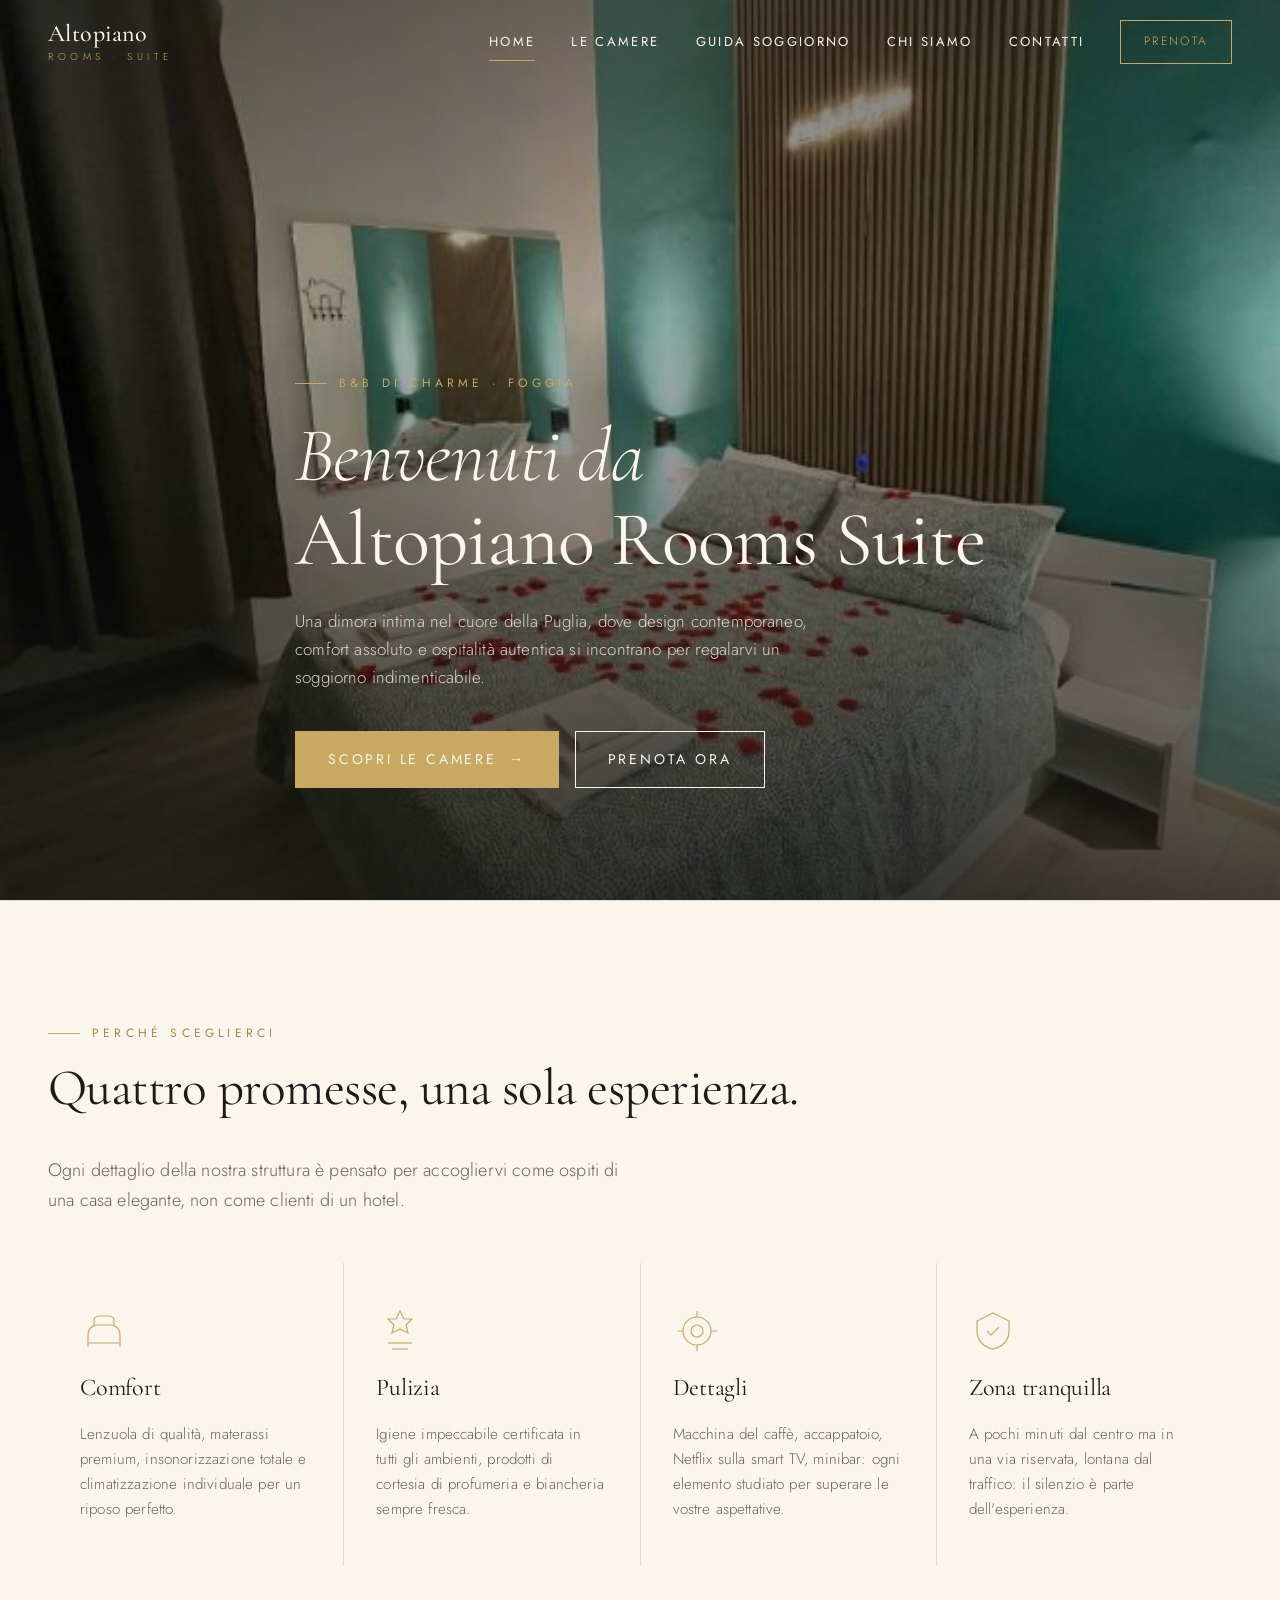
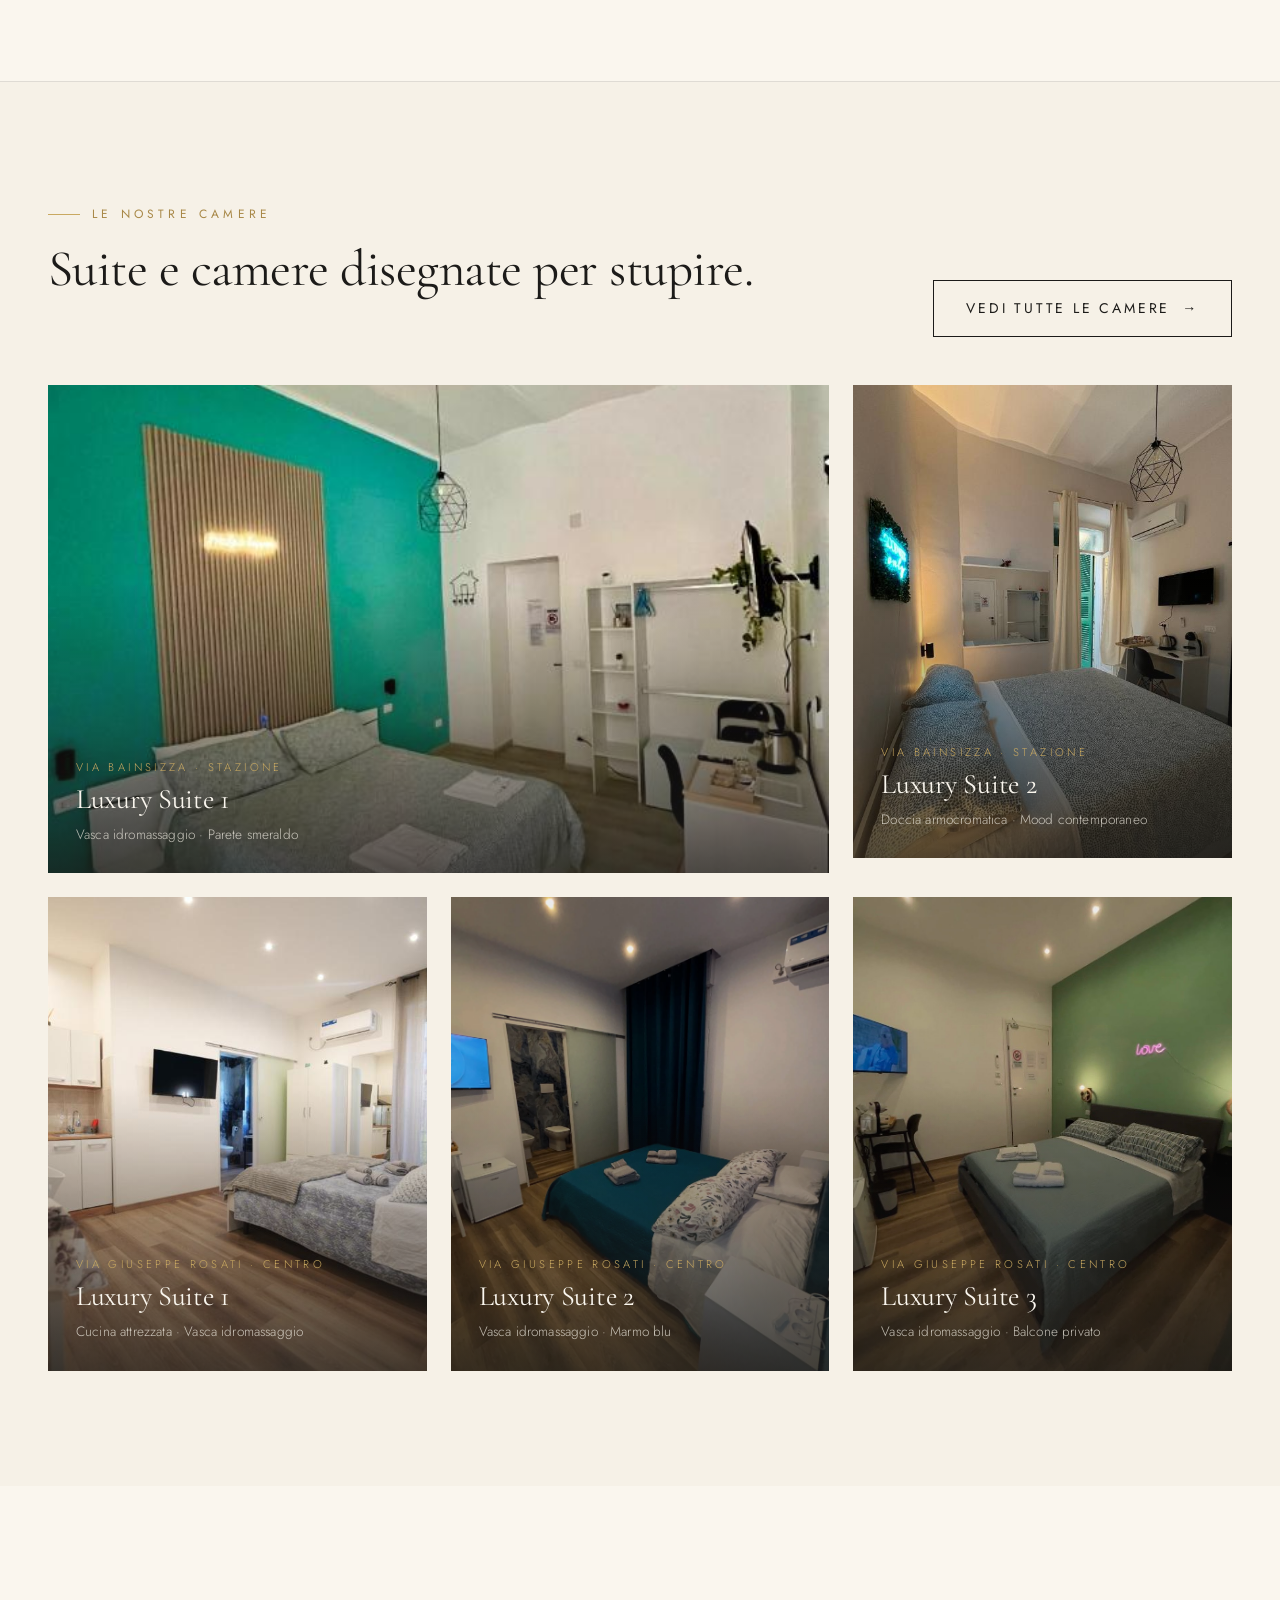
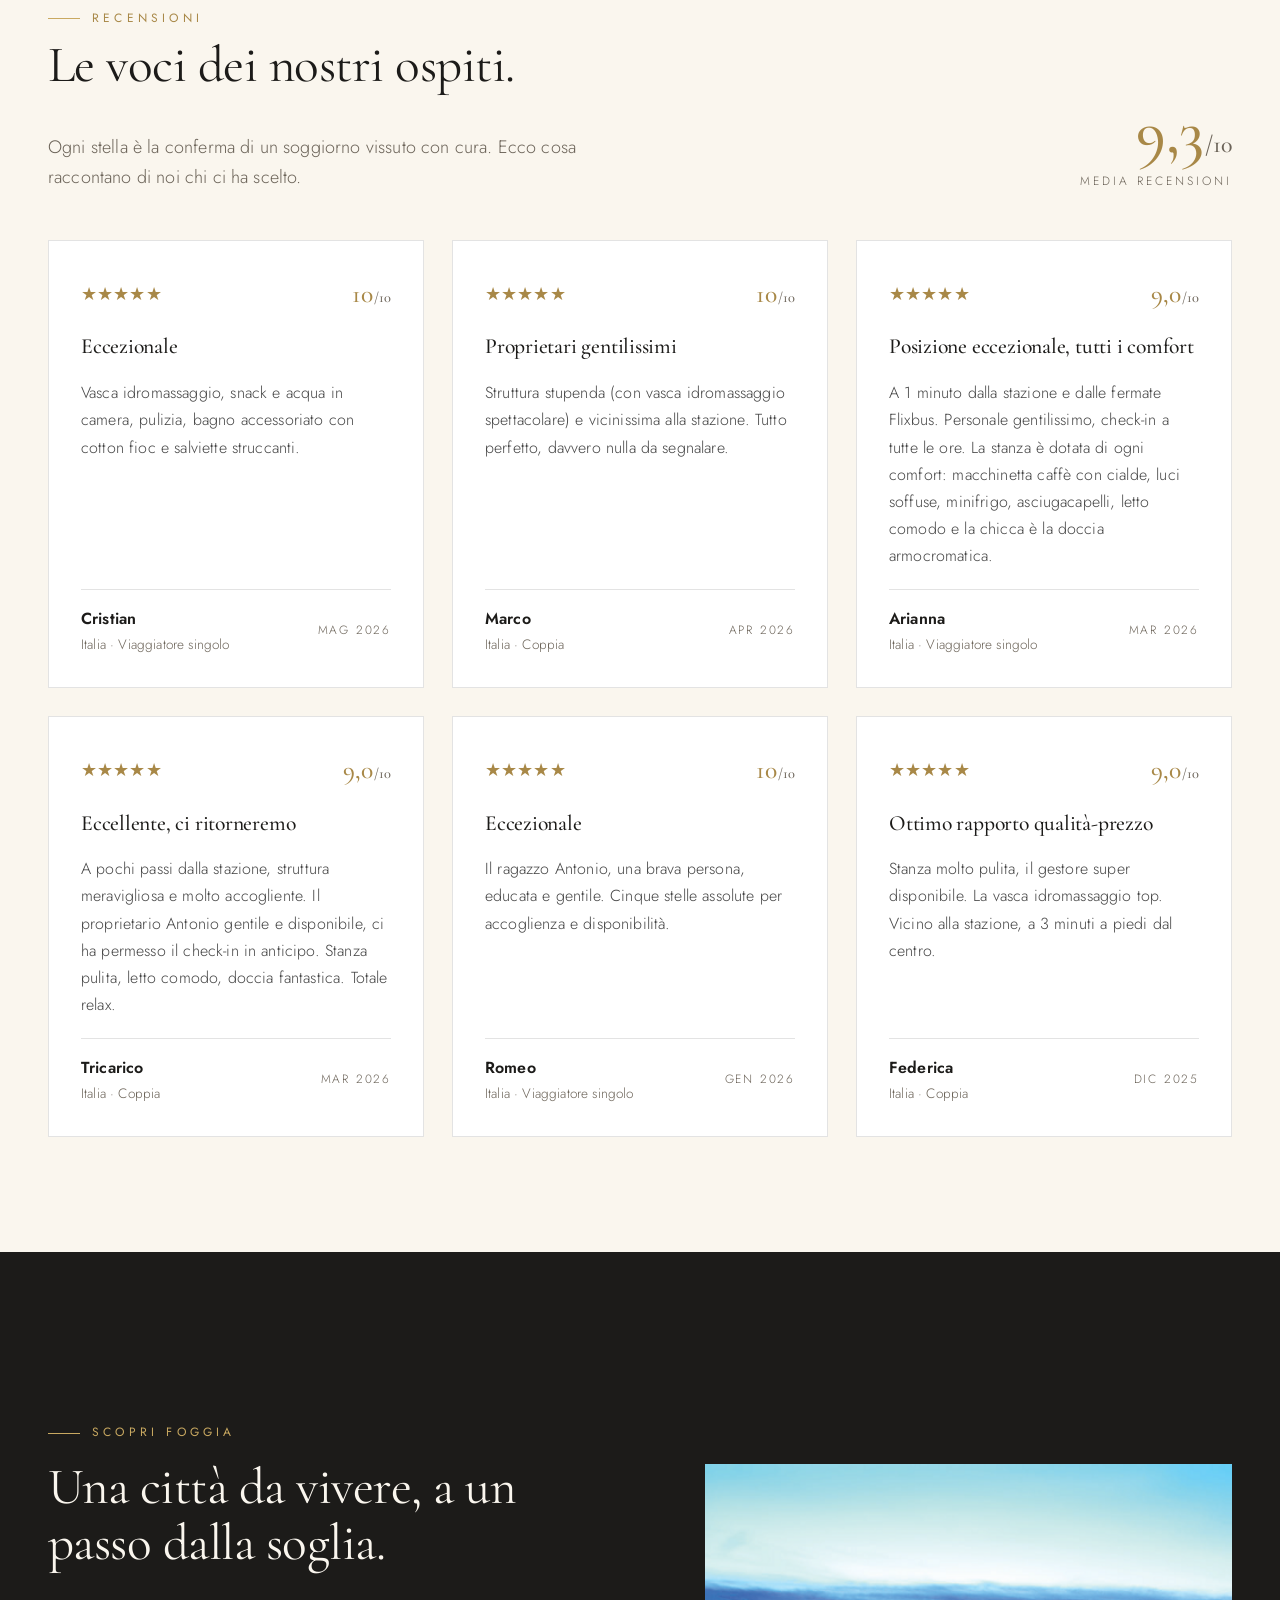
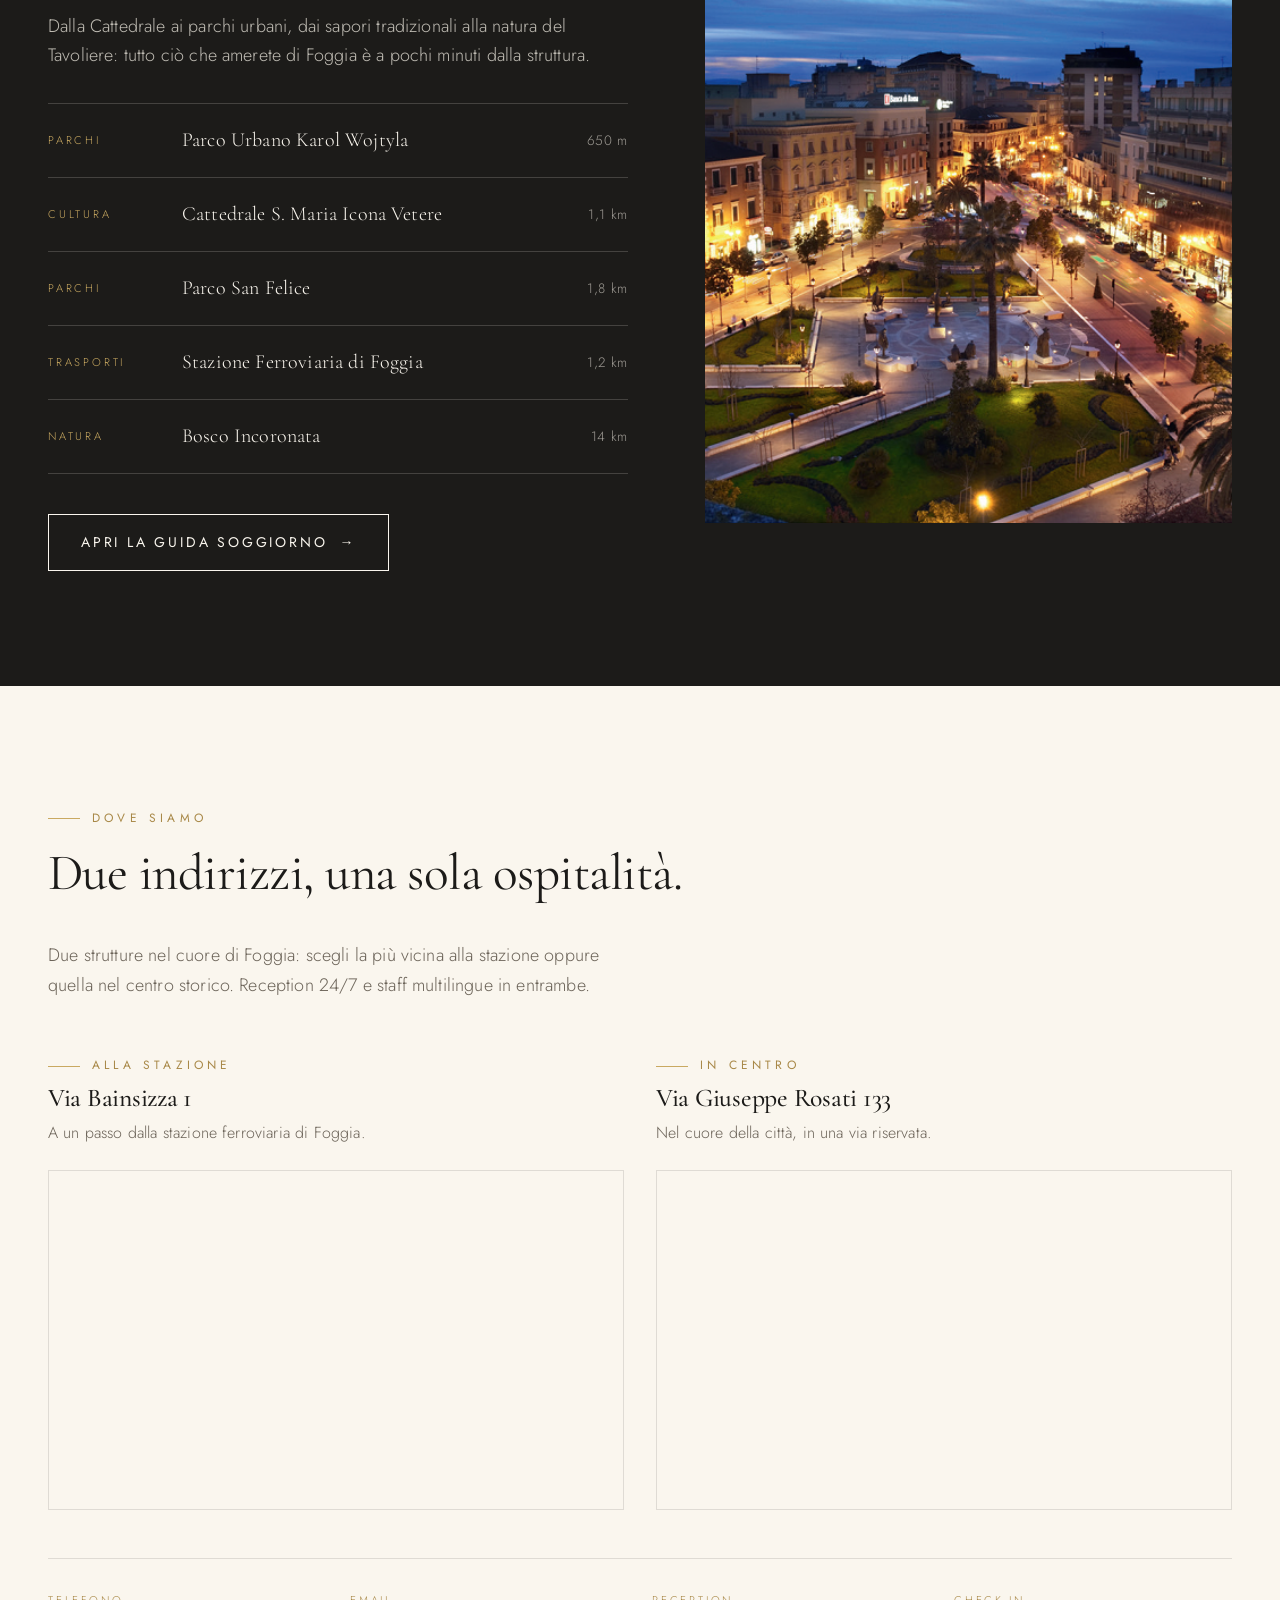
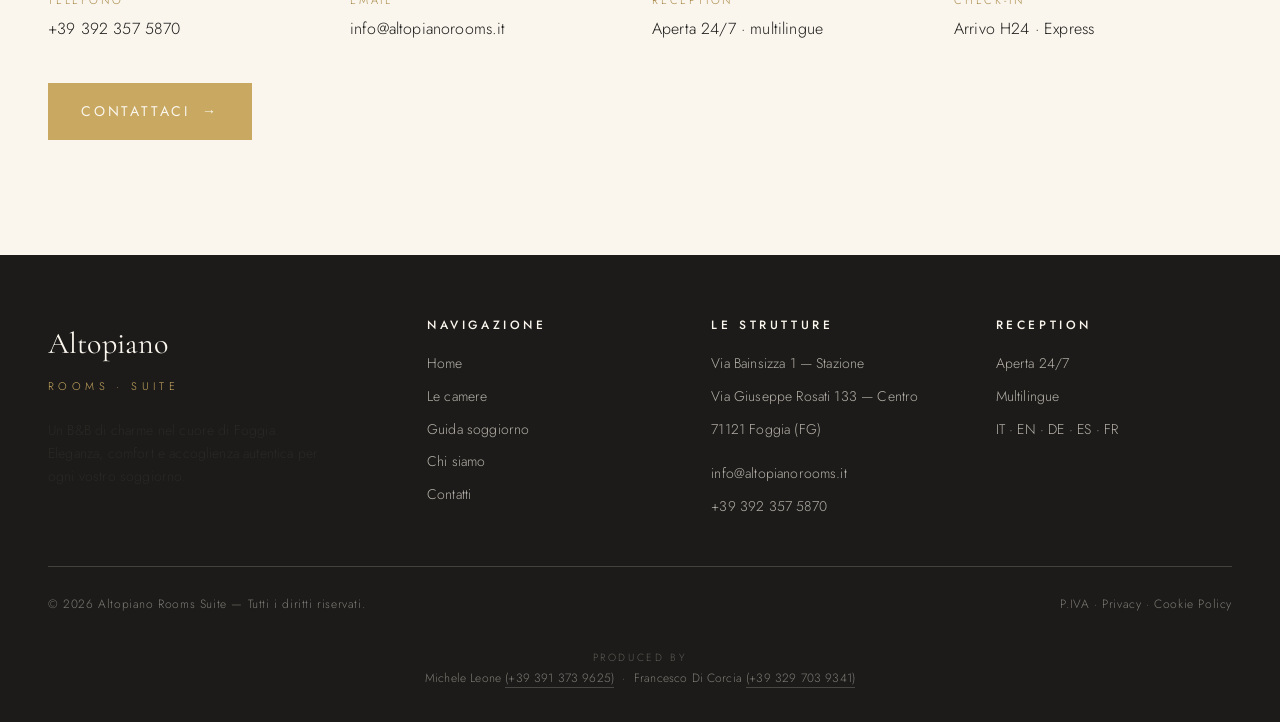
<file: index.html>
<!DOCTYPE html>
<html lang="it">
<head>
  <meta charset="UTF-8" />
  <meta name="viewport" content="width=device-width, initial-scale=1.0" />
  <title>Altopiano Rooms Suite — B&amp;B di charme a Foggia</title>
  <meta name="description" content="Altopiano Rooms Suite — soggiorno raffinato nel cuore di Foggia. Camere eleganti, jacuzzi, reception 24/7 e ospitalità pugliese.">

  <link rel="preconnect" href="https://fonts.googleapis.com" />
  <link rel="preconnect" href="https://fonts.gstatic.com" crossorigin />
  <link href="https://fonts.googleapis.com/css2?family=Cormorant+Garamond:ital,wght@0,300;0,400;0,500;0,600;1,300;1,400&family=Jost:wght@300;400;500;600&display=swap" rel="stylesheet" />

  <link rel="stylesheet" href="assets/css/style.css" />
</head>
<body>

  <!-- ============== NAV ============== -->
  <header class="nav nav--light" id="nav">
    <div class="wrap nav__inner">
      <a href="index.html" class="brand">
        <span class="brand__mark">Altopiano</span>
        <span class="brand__tag">Rooms · Suite</span>
      </a>

      <nav class="nav__menu" aria-label="Navigazione principale">
        <a class="nav__link is-active" href="index.html">Home</a>
        <a class="nav__link" href="camere.html">Le camere</a>
        <a class="nav__link" href="guida-soggiorno.html">Guida soggiorno</a>
        <a class="nav__link" href="chi-siamo.html">Chi siamo</a>
        <a class="nav__link" href="contatti.html">Contatti</a>
        <a class="nav__cta" href="contatti.html">Prenota</a>
      </nav>

      <button class="nav__toggle" aria-label="Menu" id="navToggle">
        <span></span><span></span><span></span>
      </button>
    </div>
  </header>

  <!-- ============== HERO ============== -->
  <section class="hero">
    <div class="hero__media">
      <img src="assets/images/camera-romance.jpg" alt="Camera Altopiano Rooms Suite" />
    </div>

    <div class="wrap hero__content">
      <span class="eyebrow hero__eyebrow">B&amp;B di charme · Foggia</span>
      <h1>
        Benvenuti da
        <span class="accent">Altopiano Rooms Suite</span>
      </h1>
      <p class="hero__sub">
        Una dimora intima nel cuore della Puglia, dove design contemporaneo,
        comfort assoluto e ospitalità autentica si incontrano per regalarvi
        un soggiorno indimenticabile.
      </p>
      <div class="hero__actions">
        <a class="btn btn--gold" href="camere.html">
          Scopri le camere
          <span class="arrow">→</span>
        </a>
        <a class="btn btn--ghost-light" href="contatti.html">Prenota ora</a>
      </div>
    </div>

  </section>

  <!-- ============== PERCHÉ SCEGLIERCI ============== -->
  <section class="section why">
    <div class="wrap">
      <span class="eyebrow">Perché sceglierci</span>
      <h2 class="section-title">Quattro promesse, una sola esperienza.</h2>
      <p class="lead">
        Ogni dettaglio della nostra struttura è pensato per accogliervi
        come ospiti di una casa elegante, non come clienti di un hotel.
      </p>

      <div class="why__grid">
        <article class="feature reveal">
          <svg class="feature__icon" viewBox="0 0 48 48" fill="none" stroke="currentColor" stroke-width="1.2">
            <path d="M8 28c0-6 4-10 10-10h12c6 0 10 4 10 10v8H8v-8z"/>
            <path d="M14 18V14c0-3 2-5 5-5h10c3 0 5 2 5 5v4"/>
            <path d="M8 36v4M40 36v4"/>
          </svg>
          <h3>Comfort</h3>
          <p>Lenzuola di qualità, materassi premium, insonorizzazione totale e
             climatizzazione individuale per un riposo perfetto.</p>
        </article>

        <article class="feature reveal">
          <svg class="feature__icon" viewBox="0 0 48 48" fill="none" stroke="currentColor" stroke-width="1.2">
            <path d="M24 4l4 8h8l-6 6 2 8-8-4-8 4 2-8-6-6h8z"/>
            <path d="M12 36h24"/>
            <path d="M16 42h16"/>
          </svg>
          <h3>Pulizia</h3>
          <p>Igiene impeccabile certificata in tutti gli ambienti, prodotti di
             cortesia di profumeria e biancheria sempre fresca.</p>
        </article>

        <article class="feature reveal">
          <svg class="feature__icon" viewBox="0 0 48 48" fill="none" stroke="currentColor" stroke-width="1.2">
            <circle cx="24" cy="24" r="14"/>
            <circle cx="24" cy="24" r="6"/>
            <path d="M24 4v6M24 38v6M4 24h6M38 24h6"/>
          </svg>
          <h3>Dettagli</h3>
          <p>Macchina del caffè, accappatoio, Netflix sulla smart TV, minibar:
             ogni elemento studiato per superare le vostre aspettative.</p>
        </article>

        <article class="feature reveal">
          <svg class="feature__icon" viewBox="0 0 48 48" fill="none" stroke="currentColor" stroke-width="1.2">
            <path d="M24 6l16 8v10c0 10-7 16-16 18-9-2-16-8-16-18V14l16-8z"/>
            <path d="M18 24l4 4 8-8"/>
          </svg>
          <h3>Zona tranquilla</h3>
          <p>A pochi minuti dal centro ma in una via riservata, lontana dal
             traffico: il silenzio è parte dell'esperienza.</p>
        </article>
      </div>
    </div>
  </section>

  <!-- ============== SFOGLIA LE NOSTRE CAMERE ============== -->
  <section class="section">
    <div class="wrap">
      <div class="rooms__header">
        <div>
          <span class="eyebrow">Le nostre camere</span>
          <h2 class="section-title">Suite e camere disegnate per stupire.</h2>
        </div>
        <a class="btn btn--ghost" href="camere.html">
          Vedi tutte le camere <span class="arrow">→</span>
        </a>
      </div>

      <div class="rooms__grid">
        <a class="room-card room-card--lg" href="camere.html">
          <img src="assets/images/bainsizza-1-1.jpg" alt="Luxury Suite 1 — Via Bainsizza" />
          <div class="room-card__overlay">
            <span class="room-card__tag">Via Bainsizza · Stazione</span>
            <h3>Luxury Suite 1</h3>
            <span class="room-card__meta">Vasca idromassaggio · Parete smeraldo</span>
          </div>
        </a>

        <a class="room-card room-card--md" href="camere.html">
          <img src="assets/images/bainsizza-2-1.jpg" alt="Luxury Suite 2 — Via Bainsizza" />
          <div class="room-card__overlay">
            <span class="room-card__tag">Via Bainsizza · Stazione</span>
            <h3>Luxury Suite 2</h3>
            <span class="room-card__meta">Doccia armocromatica · Mood contemporaneo</span>
          </div>
        </a>

        <a class="room-card room-card--md" href="camere.html">
          <img src="assets/images/rosati-1-1.jpg" alt="Luxury Suite 1 — Via Giuseppe Rosati" />
          <div class="room-card__overlay">
            <span class="room-card__tag">Via Giuseppe Rosati · Centro</span>
            <h3>Luxury Suite 1</h3>
            <span class="room-card__meta">Cucina attrezzata · Vasca idromassaggio</span>
          </div>
        </a>

        <a class="room-card room-card--md" href="camere.html">
          <img src="assets/images/rosati-2-1.png" alt="Luxury Suite 2 — Via Giuseppe Rosati" />
          <div class="room-card__overlay">
            <span class="room-card__tag">Via Giuseppe Rosati · Centro</span>
            <h3>Luxury Suite 2</h3>
            <span class="room-card__meta">Vasca idromassaggio · Marmo blu</span>
          </div>
        </a>

        <a class="room-card room-card--md" href="camere.html">
          <img src="assets/images/rosati-3-1.jpg" alt="Luxury Suite 3 — Via Giuseppe Rosati" />
          <div class="room-card__overlay">
            <span class="room-card__tag">Via Giuseppe Rosati · Centro</span>
            <h3>Luxury Suite 3</h3>
            <span class="room-card__meta">Vasca idromassaggio · Balcone privato</span>
          </div>
        </a>
      </div>
    </div>
  </section>

  <!-- ============== RECENSIONI ============== -->
  <section class="section reviews" style="background:var(--ivory-warm, #f5f0e6);">
    <div class="wrap">
      <div style="display:flex; flex-wrap:wrap; align-items:end; justify-content:space-between; gap:2rem; margin-bottom:3rem;">
        <div>
          <span class="eyebrow">Recensioni</span>
          <h2 class="section-title" style="margin-top:.5rem;">Le voci dei nostri ospiti.</h2>
          <p class="lead" style="max-width:560px;">
            Ogni stella è la conferma di un soggiorno vissuto con cura.
            Ecco cosa raccontano di noi chi ci ha scelto.
          </p>
        </div>
        <div style="text-align:right;">
          <div style="font-family:var(--serif, 'Cormorant Garamond', serif); font-size:4rem; line-height:1; color:var(--sand-dark, #b8975a); font-weight:500;">9,3<span style="font-size:1.5rem; color:var(--muted, #999);">/10</span></div>
          <div style="font-size:.75rem; letter-spacing:.25em; text-transform:uppercase; color:var(--muted, #999); margin-top:.5rem;">Media recensioni</div>
        </div>
      </div>

      <div style="display:grid; grid-template-columns:repeat(auto-fit, minmax(300px, 1fr)); gap:1.75rem;">

        <!-- Recensione 1 -->
        <article style="background:#fff; padding:2rem; border:1px solid var(--line, #e5dfd3); display:flex; flex-direction:column; gap:1.25rem;">
          <div style="display:flex; align-items:center; justify-content:space-between;">
            <div style="display:flex; gap:.2rem; color:var(--sand-dark, #b8975a); font-size:1.1rem;">★★★★★</div>
            <span style="font-family:var(--serif, 'Cormorant Garamond', serif); font-size:1.6rem; color:var(--sand-dark, #b8975a); font-weight:500;">10<span style="font-size:.9rem; color:var(--muted, #999);">/10</span></span>
          </div>
          <h3 style="font-family:var(--serif, 'Cormorant Garamond', serif); font-size:1.35rem; margin:0; font-weight:500;">Eccezionale</h3>
          <p style="margin:0; line-height:1.7; color:#444;">
            Vasca idromassaggio, snack e acqua in camera, pulizia, bagno
            accessoriato con cotton fioc e salviette struccanti.
          </p>
          <div style="margin-top:auto; padding-top:1rem; border-top:1px solid var(--line, #e5dfd3); display:flex; justify-content:space-between; align-items:center;">
            <div>
              <div style="font-weight:600;">Cristian</div>
              <div style="font-size:.85rem; color:var(--muted, #999);">Italia · Viaggiatore singolo</div>
            </div>
            <span style="font-size:.75rem; letter-spacing:.15em; text-transform:uppercase; color:var(--muted, #999);">Mag 2026</span>
          </div>
        </article>

        <!-- Recensione 2 -->
        <article style="background:#fff; padding:2rem; border:1px solid var(--line, #e5dfd3); display:flex; flex-direction:column; gap:1.25rem;">
          <div style="display:flex; align-items:center; justify-content:space-between;">
            <div style="display:flex; gap:.2rem; color:var(--sand-dark, #b8975a); font-size:1.1rem;">★★★★★</div>
            <span style="font-family:var(--serif, 'Cormorant Garamond', serif); font-size:1.6rem; color:var(--sand-dark, #b8975a); font-weight:500;">10<span style="font-size:.9rem; color:var(--muted, #999);">/10</span></span>
          </div>
          <h3 style="font-family:var(--serif, 'Cormorant Garamond', serif); font-size:1.35rem; margin:0; font-weight:500;">Proprietari gentilissimi</h3>
          <p style="margin:0; line-height:1.7; color:#444;">
            Struttura stupenda (con vasca idromassaggio spettacolare) e vicinissima
            alla stazione. Tutto perfetto, davvero nulla da segnalare.
          </p>
          <div style="margin-top:auto; padding-top:1rem; border-top:1px solid var(--line, #e5dfd3); display:flex; justify-content:space-between; align-items:center;">
            <div>
              <div style="font-weight:600;">Marco</div>
              <div style="font-size:.85rem; color:var(--muted, #999);">Italia · Coppia</div>
            </div>
            <span style="font-size:.75rem; letter-spacing:.15em; text-transform:uppercase; color:var(--muted, #999);">Apr 2026</span>
          </div>
        </article>

        <!-- Recensione 3 -->
        <article style="background:#fff; padding:2rem; border:1px solid var(--line, #e5dfd3); display:flex; flex-direction:column; gap:1.25rem;">
          <div style="display:flex; align-items:center; justify-content:space-between;">
            <div style="display:flex; gap:.2rem; color:var(--sand-dark, #b8975a); font-size:1.1rem;">★★★★★</div>
            <span style="font-family:var(--serif, 'Cormorant Garamond', serif); font-size:1.6rem; color:var(--sand-dark, #b8975a); font-weight:500;">9,0<span style="font-size:.9rem; color:var(--muted, #999);">/10</span></span>
          </div>
          <h3 style="font-family:var(--serif, 'Cormorant Garamond', serif); font-size:1.35rem; margin:0; font-weight:500;">Posizione eccezionale, tutti i comfort</h3>
          <p style="margin:0; line-height:1.7; color:#444;">
            A 1 minuto dalla stazione e dalle fermate Flixbus. Personale gentilissimo,
            check-in a tutte le ore. La stanza è dotata di ogni comfort: macchinetta
            caffè con cialde, luci soffuse, minifrigo, asciugacapelli, letto comodo
            e la chicca è la doccia armocromatica.
          </p>
          <div style="margin-top:auto; padding-top:1rem; border-top:1px solid var(--line, #e5dfd3); display:flex; justify-content:space-between; align-items:center;">
            <div>
              <div style="font-weight:600;">Arianna</div>
              <div style="font-size:.85rem; color:var(--muted, #999);">Italia · Viaggiatore singolo</div>
            </div>
            <span style="font-size:.75rem; letter-spacing:.15em; text-transform:uppercase; color:var(--muted, #999);">Mar 2026</span>
          </div>
        </article>

        <!-- Recensione 4 -->
        <article style="background:#fff; padding:2rem; border:1px solid var(--line, #e5dfd3); display:flex; flex-direction:column; gap:1.25rem;">
          <div style="display:flex; align-items:center; justify-content:space-between;">
            <div style="display:flex; gap:.2rem; color:var(--sand-dark, #b8975a); font-size:1.1rem;">★★★★★</div>
            <span style="font-family:var(--serif, 'Cormorant Garamond', serif); font-size:1.6rem; color:var(--sand-dark, #b8975a); font-weight:500;">9,0<span style="font-size:.9rem; color:var(--muted, #999);">/10</span></span>
          </div>
          <h3 style="font-family:var(--serif, 'Cormorant Garamond', serif); font-size:1.35rem; margin:0; font-weight:500;">Eccellente, ci ritorneremo</h3>
          <p style="margin:0; line-height:1.7; color:#444;">
            A pochi passi dalla stazione, struttura meravigliosa e molto accogliente.
            Il proprietario Antonio gentile e disponibile, ci ha permesso il check-in
            in anticipo. Stanza pulita, letto comodo, doccia fantastica. Totale relax.
          </p>
          <div style="margin-top:auto; padding-top:1rem; border-top:1px solid var(--line, #e5dfd3); display:flex; justify-content:space-between; align-items:center;">
            <div>
              <div style="font-weight:600;">Tricarico</div>
              <div style="font-size:.85rem; color:var(--muted, #999);">Italia · Coppia</div>
            </div>
            <span style="font-size:.75rem; letter-spacing:.15em; text-transform:uppercase; color:var(--muted, #999);">Mar 2026</span>
          </div>
        </article>

        <!-- Recensione 5 -->
        <article style="background:#fff; padding:2rem; border:1px solid var(--line, #e5dfd3); display:flex; flex-direction:column; gap:1.25rem;">
          <div style="display:flex; align-items:center; justify-content:space-between;">
            <div style="display:flex; gap:.2rem; color:var(--sand-dark, #b8975a); font-size:1.1rem;">★★★★★</div>
            <span style="font-family:var(--serif, 'Cormorant Garamond', serif); font-size:1.6rem; color:var(--sand-dark, #b8975a); font-weight:500;">10<span style="font-size:.9rem; color:var(--muted, #999);">/10</span></span>
          </div>
          <h3 style="font-family:var(--serif, 'Cormorant Garamond', serif); font-size:1.35rem; margin:0; font-weight:500;">Eccezionale</h3>
          <p style="margin:0; line-height:1.7; color:#444;">
            Il ragazzo Antonio, una brava persona, educata e gentile. Cinque stelle
            assolute per accoglienza e disponibilità.
          </p>
          <div style="margin-top:auto; padding-top:1rem; border-top:1px solid var(--line, #e5dfd3); display:flex; justify-content:space-between; align-items:center;">
            <div>
              <div style="font-weight:600;">Romeo</div>
              <div style="font-size:.85rem; color:var(--muted, #999);">Italia · Viaggiatore singolo</div>
            </div>
            <span style="font-size:.75rem; letter-spacing:.15em; text-transform:uppercase; color:var(--muted, #999);">Gen 2026</span>
          </div>
        </article>

        <!-- Recensione 6 -->
        <article style="background:#fff; padding:2rem; border:1px solid var(--line, #e5dfd3); display:flex; flex-direction:column; gap:1.25rem;">
          <div style="display:flex; align-items:center; justify-content:space-between;">
            <div style="display:flex; gap:.2rem; color:var(--sand-dark, #b8975a); font-size:1.1rem;">★★★★★</div>
            <span style="font-family:var(--serif, 'Cormorant Garamond', serif); font-size:1.6rem; color:var(--sand-dark, #b8975a); font-weight:500;">9,0<span style="font-size:.9rem; color:var(--muted, #999);">/10</span></span>
          </div>
          <h3 style="font-family:var(--serif, 'Cormorant Garamond', serif); font-size:1.35rem; margin:0; font-weight:500;">Ottimo rapporto qualità-prezzo</h3>
          <p style="margin:0; line-height:1.7; color:#444;">
            Stanza molto pulita, il gestore super disponibile. La vasca idromassaggio
            top. Vicino alla stazione, a 3 minuti a piedi dal centro.
          </p>
          <div style="margin-top:auto; padding-top:1rem; border-top:1px solid var(--line, #e5dfd3); display:flex; justify-content:space-between; align-items:center;">
            <div>
              <div style="font-weight:600;">Federica</div>
              <div style="font-size:.85rem; color:var(--muted, #999);">Italia · Coppia</div>
            </div>
            <span style="font-size:.75rem; letter-spacing:.15em; text-transform:uppercase; color:var(--muted, #999);">Dic 2025</span>
          </div>
        </article>

      </div>
    </div>
  </section>

  <!-- ============== SCOPRI FOGGIA ============== -->
  <section class="section foggia">
    <div class="wrap">
      <div class="foggia__grid">
        <div>
          <span class="eyebrow">Scopri Foggia</span>
          <h2 class="section-title">Una città da vivere, a un passo dalla soglia.</h2>
          <p class="lead">
            Dalla Cattedrale ai parchi urbani, dai sapori tradizionali alla
            natura del Tavoliere: tutto ciò che amerete di Foggia è a pochi
            minuti dalla struttura.
          </p>

          <div class="foggia__list">
            <div class="foggia__item">
              <span class="foggia__item__cat">Parchi</span>
              <span class="foggia__item__name">Parco Urbano Karol Wojtyla</span>
              <span class="foggia__item__dist">650 m</span>
            </div>
            <div class="foggia__item">
              <span class="foggia__item__cat">Cultura</span>
              <span class="foggia__item__name">Cattedrale S. Maria Icona Vetere</span>
              <span class="foggia__item__dist">1,1 km</span>
            </div>
            <div class="foggia__item">
              <span class="foggia__item__cat">Parchi</span>
              <span class="foggia__item__name">Parco San Felice</span>
              <span class="foggia__item__dist">1,8 km</span>
            </div>
            <div class="foggia__item">
              <span class="foggia__item__cat">Trasporti</span>
              <span class="foggia__item__name">Stazione Ferroviaria di Foggia</span>
              <span class="foggia__item__dist">1,2 km</span>
            </div>
            <div class="foggia__item">
              <span class="foggia__item__cat">Natura</span>
              <span class="foggia__item__name">Bosco Incoronata</span>
              <span class="foggia__item__dist">14 km</span>
            </div>
          </div>

          <div style="margin-top:2.5rem;">
            <a class="btn btn--ghost-light" href="guida-soggiorno.html">
              Apri la guida soggiorno <span class="arrow">→</span>
            </a>
          </div>
        </div>

        <div class="foggia__image">
          <img src="assets/images/citta.png" alt="Foggia città" />
        </div>
      </div>
    </div>
  </section>

  <!-- ============== DOVE SIAMO ============== -->
  <section class="section location" id="dove-siamo">
    <div class="wrap">
      <span class="eyebrow">Dove siamo</span>
      <h2 class="section-title">Due indirizzi, una sola ospitalità.</h2>
      <p class="lead">
        Due strutture nel cuore di Foggia: scegli la più vicina alla stazione
        oppure quella nel centro storico. Reception 24/7 e staff multilingue
        in entrambe.
      </p>

      <div style="display:grid; grid-template-columns:repeat(auto-fit, minmax(320px, 1fr)); gap:2rem; margin-top:3rem;">

        <!-- Location 1: Bainsizza -->
        <div>
          <span class="eyebrow" style="color:var(--sand-dark);">Alla stazione</span>
          <h3 style="font-size:1.6rem; margin-top:.5rem;">Via Bainsizza 1</h3>
          <p style="color:var(--muted); margin-top:.5rem;">A un passo dalla stazione ferroviaria di Foggia.</p>
          <div class="location__map" style="margin-top:1.5rem; min-height:340px;">
            <iframe
              src="https://www.google.com/maps?q=Via+Bainsizza+1,+Foggia&output=embed"
              loading="lazy"
              referrerpolicy="no-referrer-when-downgrade"
              allowfullscreen
              title="Mappa Altopiano Rooms Suite — Via Bainsizza">
            </iframe>
          </div>
        </div>

        <!-- Location 2: Rosati -->
        <div>
          <span class="eyebrow" style="color:var(--sand-dark);">In centro</span>
          <h3 style="font-size:1.6rem; margin-top:.5rem;">Via Giuseppe Rosati 133</h3>
          <p style="color:var(--muted); margin-top:.5rem;">Nel cuore della città, in una via riservata.</p>
          <div class="location__map" style="margin-top:1.5rem; min-height:340px;">
            <iframe
              src="https://www.google.com/maps?q=Via+Giuseppe+Rosati+133,+Foggia&output=embed"
              loading="lazy"
              referrerpolicy="no-referrer-when-downgrade"
              allowfullscreen
              title="Mappa Altopiano Rooms Suite — Via Giuseppe Rosati">
            </iframe>
          </div>
        </div>
      </div>

      <div style="margin-top:3rem; padding-top:2rem; border-top:1px solid var(--line); display:grid; grid-template-columns:repeat(auto-fit, minmax(220px, 1fr)); gap:1.5rem;">
        <div>
          <div style="font-size:.7rem; letter-spacing:.25em; text-transform:uppercase; color:var(--sand-dark);">Telefono</div>
          <div style="margin-top:.4rem;">+39 392 357 5870</div>
        </div>
        <div>
          <div style="font-size:.7rem; letter-spacing:.25em; text-transform:uppercase; color:var(--sand-dark);">Email</div>
          <div style="margin-top:.4rem;">info@altopianorooms.it</div>
        </div>
        <div>
          <div style="font-size:.7rem; letter-spacing:.25em; text-transform:uppercase; color:var(--sand-dark);">Reception</div>
          <div style="margin-top:.4rem;">Aperta 24/7 · multilingue</div>
        </div>
        <div>
          <div style="font-size:.7rem; letter-spacing:.25em; text-transform:uppercase; color:var(--sand-dark);">Check-in</div>
          <div style="margin-top:.4rem;">Arrivo H24 · Express</div>
        </div>
      </div>

      <div style="margin-top:2.5rem;">
        <a class="btn btn--gold" href="contatti.html">
          Contattaci <span class="arrow">→</span>
        </a>
      </div>
    </div>
  </section>

  <!-- ============== FOOTER ============== -->
  <footer class="footer">
    <div class="wrap">
      <div class="footer__grid">
        <div>
          <div class="footer__brand">Altopiano</div>
          <div class="footer__tag">Rooms · Suite</div>
          <p class="footer__about">
            Un B&amp;B di charme nel cuore di Foggia. Eleganza,
            comfort e accoglienza autentica per ogni vostro soggiorno.
          </p>
        </div>

        <div>
          <h4>Navigazione</h4>
          <ul class="footer__list">
            <li><a href="index.html">Home</a></li>
            <li><a href="camere.html">Le camere</a></li>
            <li><a href="guida-soggiorno.html">Guida soggiorno</a></li>
            <li><a href="chi-siamo.html">Chi siamo</a></li>
            <li><a href="contatti.html">Contatti</a></li>
          </ul>
        </div>

        <div>
          <h4>Le strutture</h4>
          <ul class="footer__list">
            <li>Via Bainsizza 1 — Stazione</li>
            <li>Via Giuseppe Rosati 133 — Centro</li>
            <li>71121 Foggia (FG)</li>
            <li style="margin-top:.75rem;">info@altopianorooms.it</li>
            <li>+39 392 357 5870</li>
          </ul>
        </div>

        <div>
          <h4>Reception</h4>
          <ul class="footer__list">
            <li>Aperta 24/7</li>
            <li>Multilingue</li>
            <li>IT · EN · DE · ES · FR</li>
          </ul>
        </div>
      </div>

      <div class="footer__bottom">
        <span>© 2026 Altopiano Rooms Suite — Tutti i diritti riservati.</span>
        <span>P.IVA · Privacy · Cookie Policy</span>
      </div>
      <div style="margin-top:1rem; padding-top:1rem; text-align:center; font-size:.75rem; color:rgba(246,241,231,.45); line-height:1.8;">
        <span style="text-transform:uppercase; letter-spacing:.25em; font-size:.65rem; color:rgba(246,241,231,.3);">produced by</span><br/>
        Michele Leone <a href="tel:+393913739625" style="color:inherit; border-bottom:1px solid rgba(246,241,231,.2);">(+39 391 373 9625)</a>
        &nbsp;·&nbsp;
        Francesco Di Corcia <a href="tel:+393297039341" style="color:inherit; border-bottom:1px solid rgba(246,241,231,.2);">(+39 329 703 9341)</a>
      </div>
    </div>
  </footer>

  <script src="assets/js/main.js"></script>
</body>
</html>
</file>
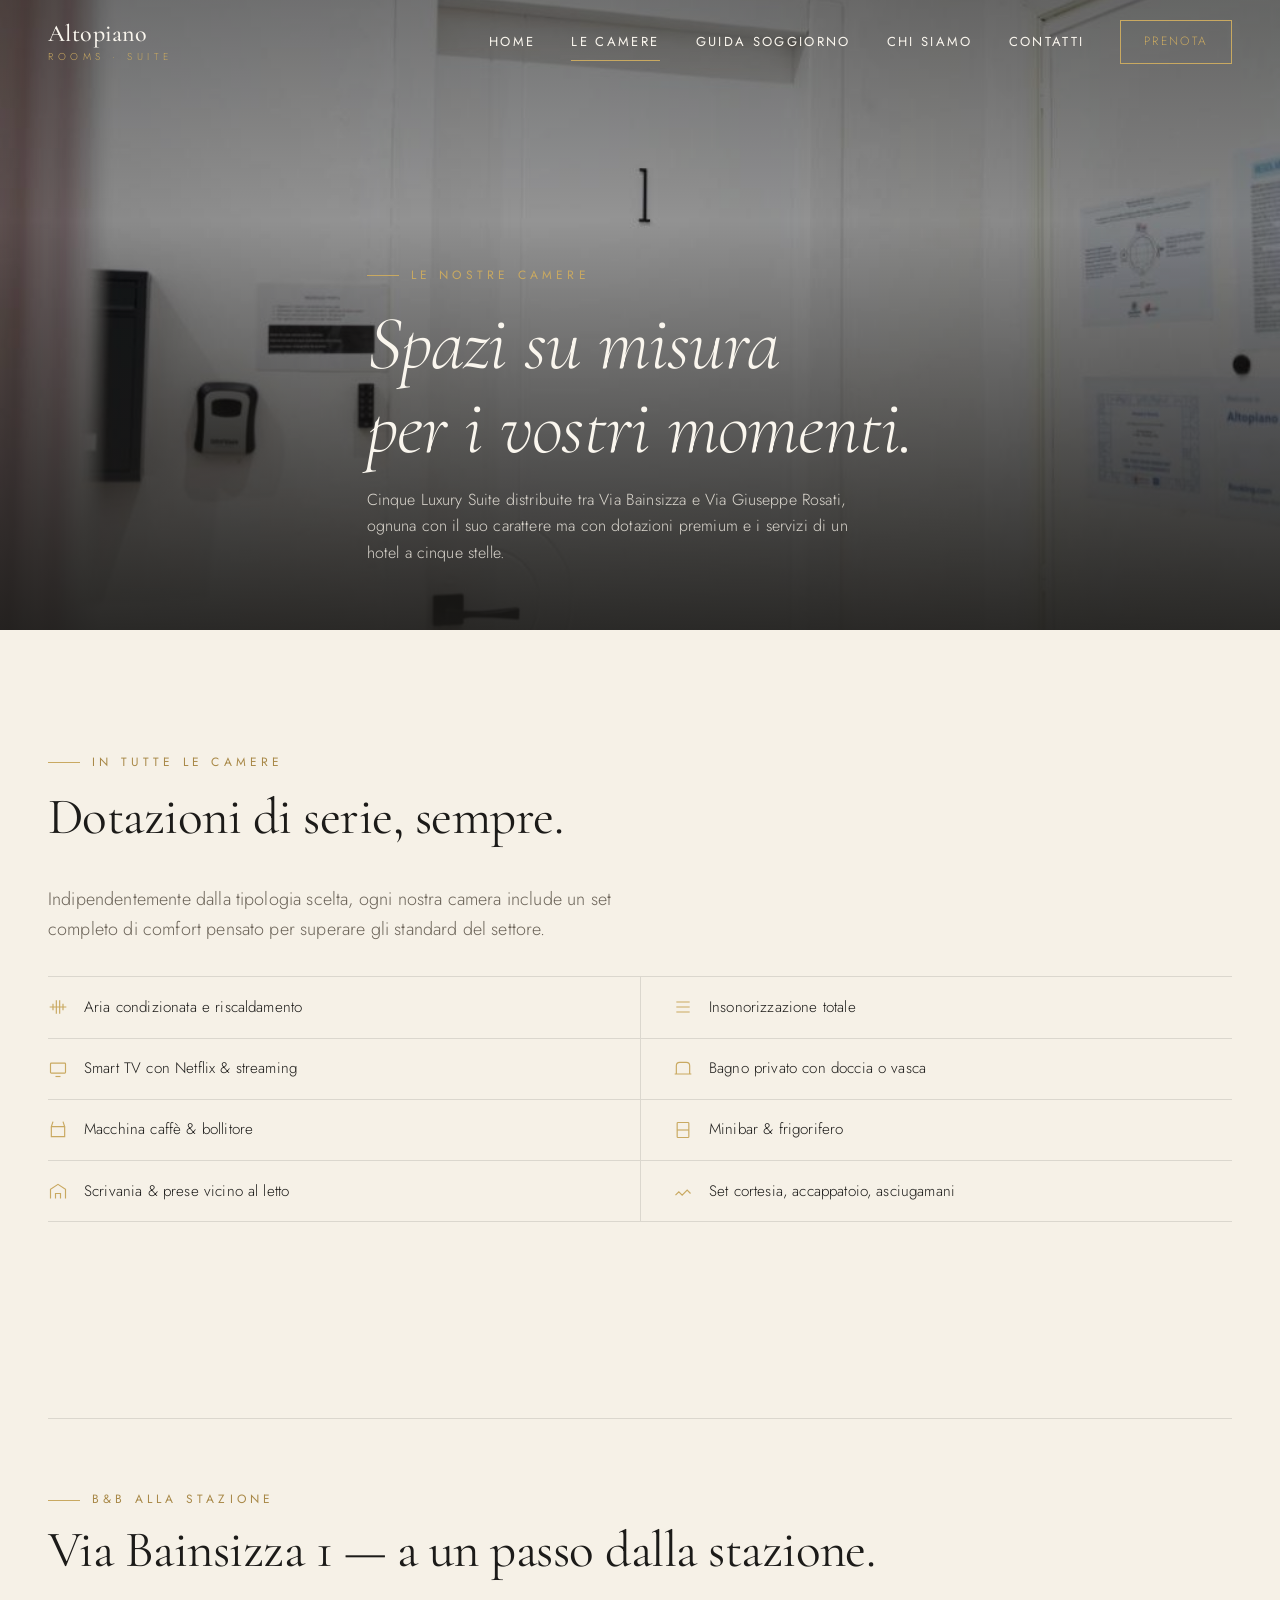
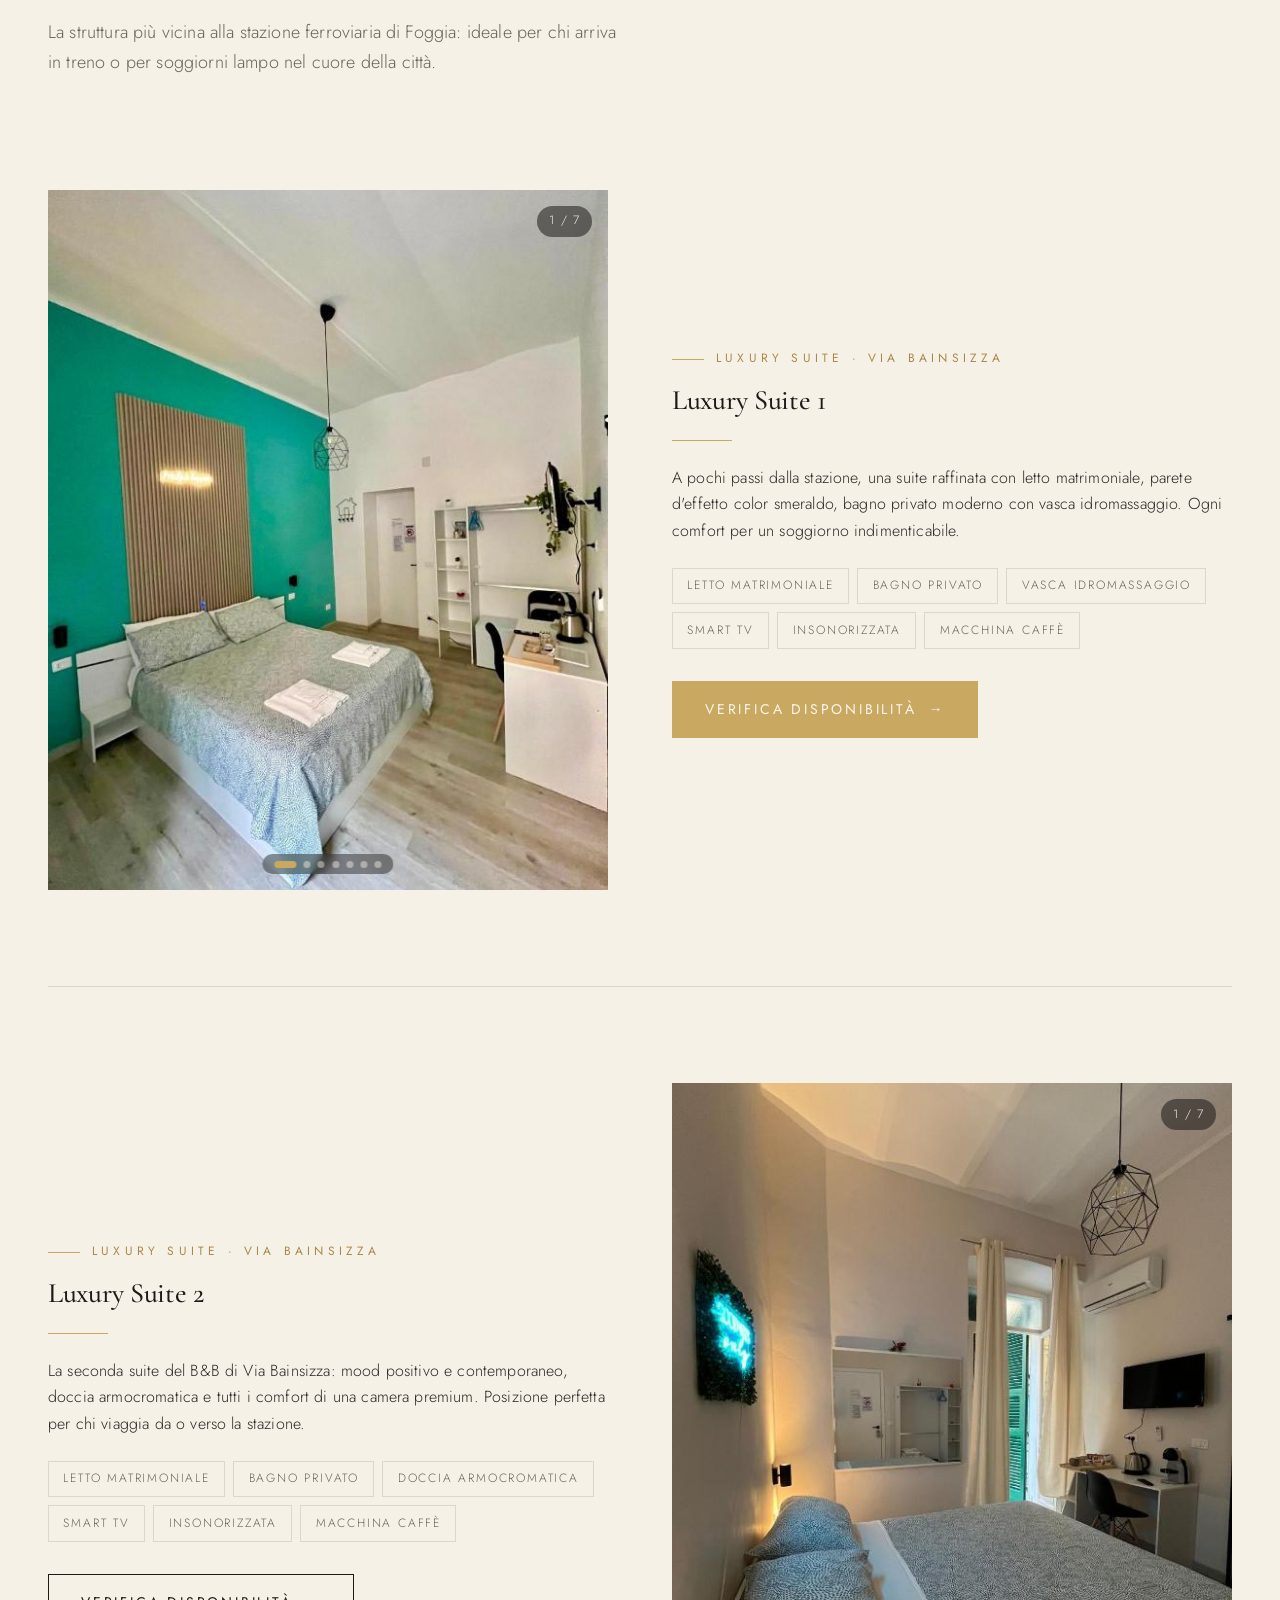
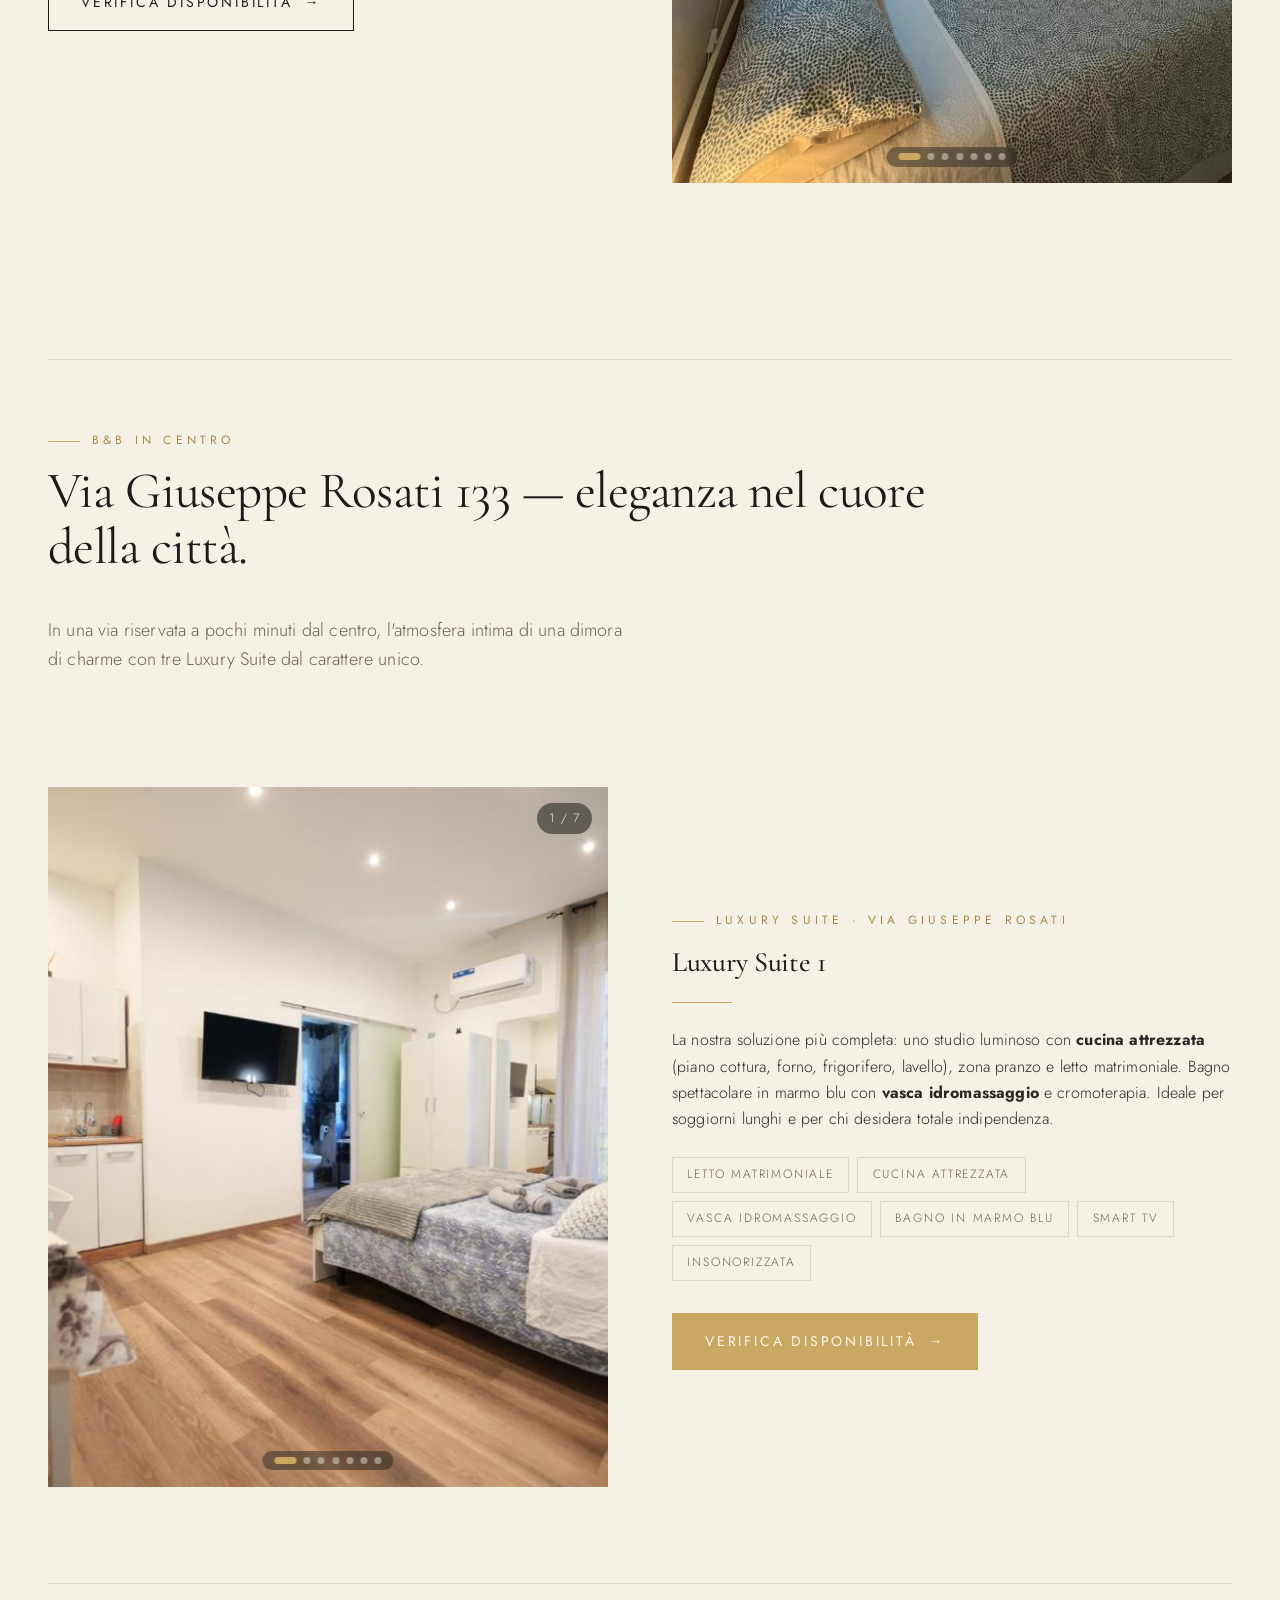
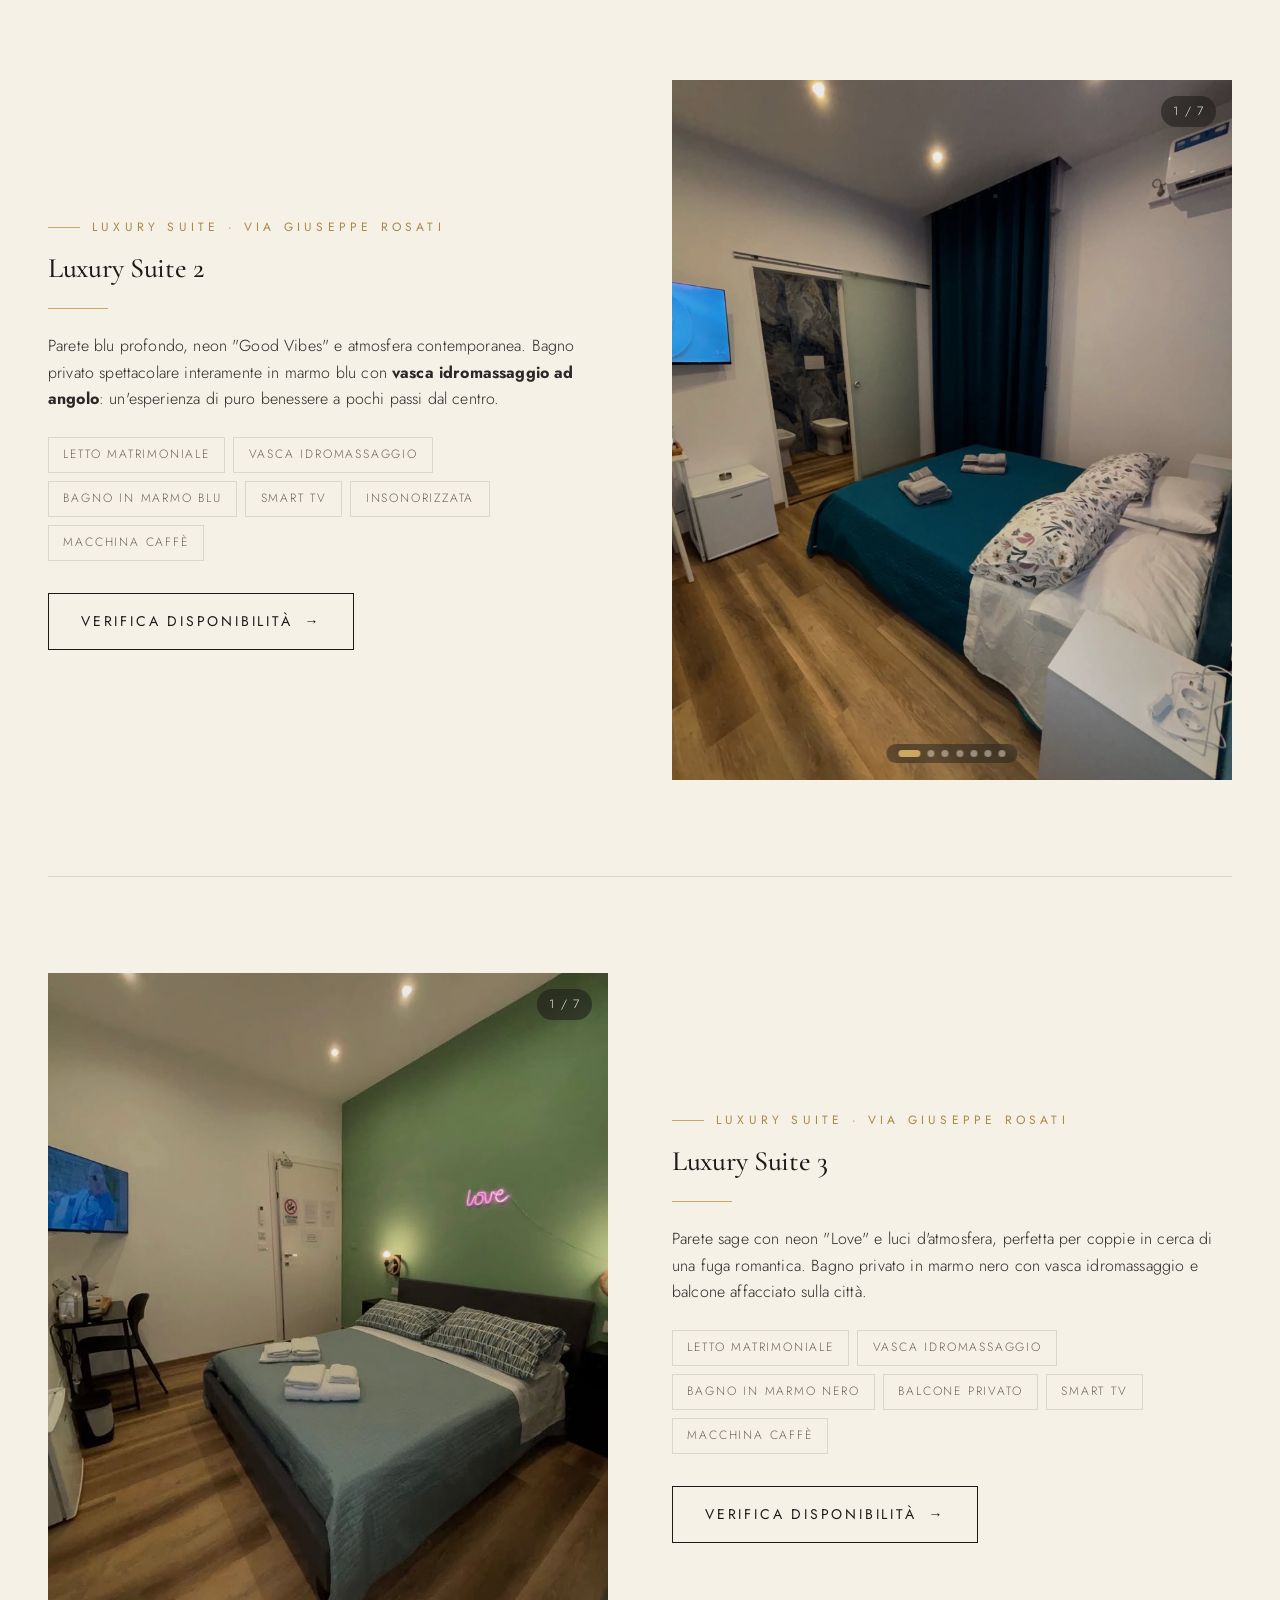
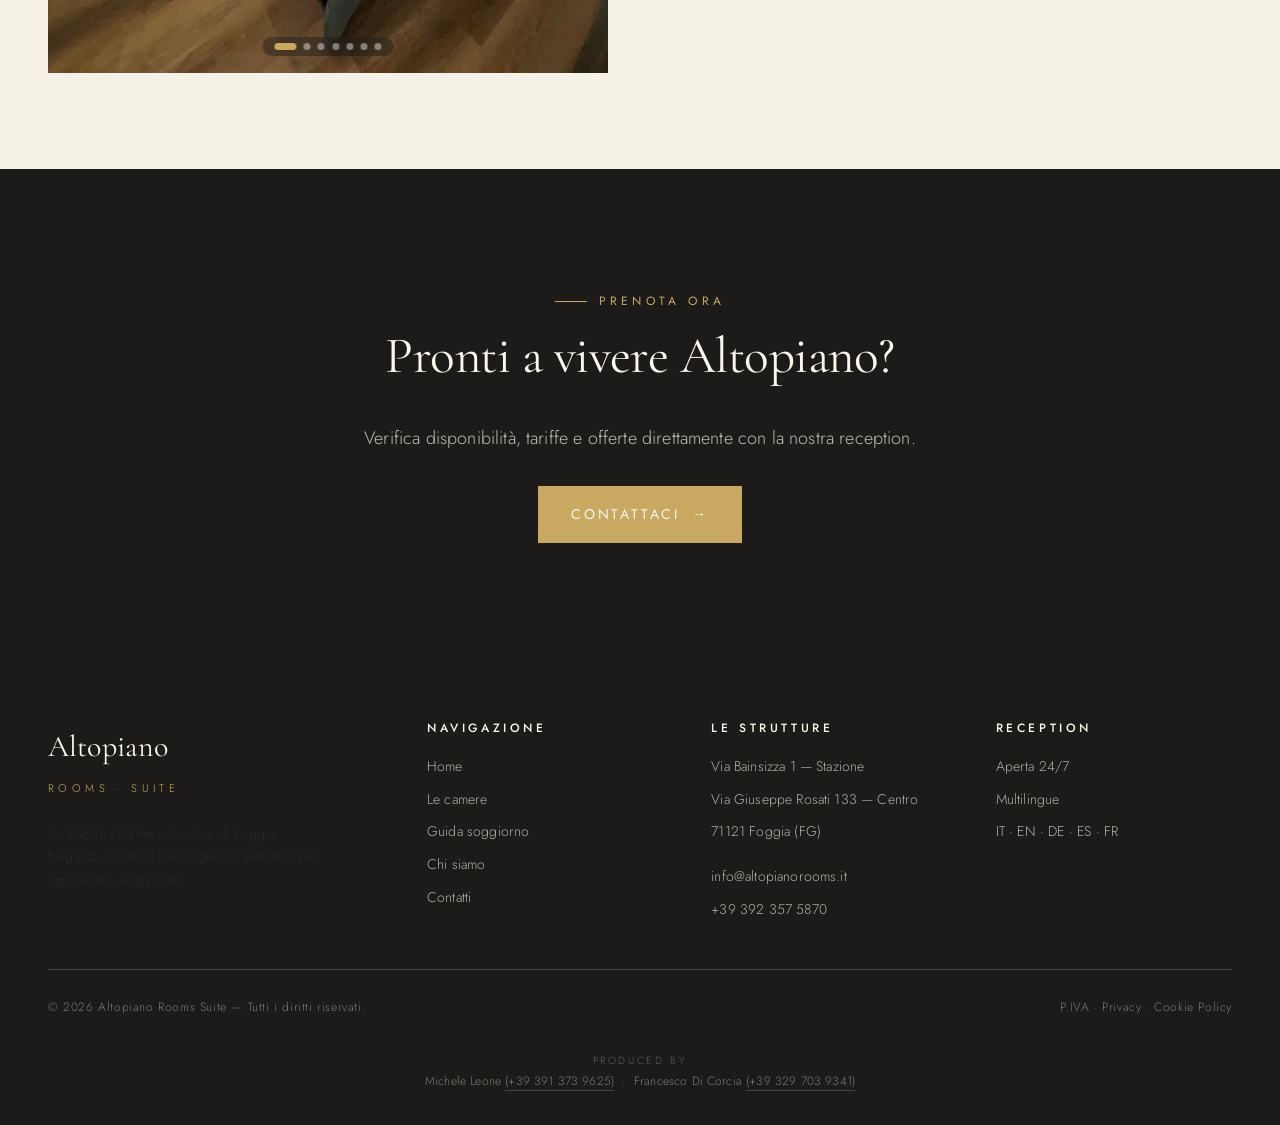
<file: camere.html>
<!DOCTYPE html>
<html lang="it">
<head>
  <meta charset="UTF-8" />
  <meta name="viewport" content="width=device-width, initial-scale=1.0" />
  <title>Le nostre camere — Altopiano Rooms Suite</title>
  <meta name="description" content="Scopri le camere e le suite di Altopiano Rooms Suite a Foggia: jacuzzi privata, comfort premium e design contemporaneo.">

  <link rel="preconnect" href="https://fonts.googleapis.com" />
  <link rel="preconnect" href="https://fonts.gstatic.com" crossorigin />
  <link href="https://fonts.googleapis.com/css2?family=Cormorant+Garamond:ital,wght@0,300;0,400;0,500;0,600;1,300;1,400&family=Jost:wght@300;400;500;600&display=swap" rel="stylesheet" />

  <link rel="stylesheet" href="assets/css/style.css" />
</head>
<body>

  <header class="nav nav--light" id="nav">
    <div class="wrap nav__inner">
      <a href="index.html" class="brand">
        <span class="brand__mark">Altopiano</span>
        <span class="brand__tag">Rooms · Suite</span>
      </a>
      <nav class="nav__menu" aria-label="Navigazione principale">
        <a class="nav__link" href="index.html">Home</a>
        <a class="nav__link is-active" href="camere.html">Le camere</a>
        <a class="nav__link" href="guida-soggiorno.html">Guida soggiorno</a>
        <a class="nav__link" href="chi-siamo.html">Chi siamo</a>
        <a class="nav__link" href="contatti.html">Contatti</a>
        <a class="nav__cta" href="contatti.html">Prenota</a>
      </nav>
      <button class="nav__toggle" aria-label="Menu" id="navToggle">
        <span></span><span></span><span></span>
      </button>
    </div>
  </header>

  <!-- ============ PAGE HERO ============ -->
  <section class="page-hero">
    <img src="assets/images/camere-hero.jpg" alt="Le nostre camere" />
    <div class="wrap page-hero__content">
      <span class="eyebrow">Le nostre camere</span>
      <h1>Spazi su misura<br/>per i vostri momenti.</h1>
      <p>Cinque Luxury Suite distribuite tra Via Bainsizza e Via Giuseppe Rosati,
         ognuna con il suo carattere ma con dotazioni premium e i servizi di un
         hotel a cinque stelle.</p>
    </div>
  </section>

  <!-- ============ DOTAZIONI STANDARD ============ -->
  <section class="section">
    <div class="wrap">
      <span class="eyebrow">In tutte le camere</span>
      <h2 class="section-title">Dotazioni di serie, sempre.</h2>
      <p class="lead">
        Indipendentemente dalla tipologia scelta, ogni nostra camera include
        un set completo di comfort pensato per superare gli standard del settore.
      </p>

      <ul class="amenities">
        <li><svg width="20" height="20" viewBox="0 0 24 24" fill="none" stroke="currentColor" stroke-width="1.4"><path d="M2 12h20M6 8v8M18 8v8M10 4v16M14 4v16"/></svg> Aria condizionata e riscaldamento</li>
        <li><svg width="20" height="20" viewBox="0 0 24 24" fill="none" stroke="currentColor" stroke-width="1.4"><path d="M4 6h16M4 12h16M4 18h16"/></svg> Insonorizzazione totale</li>
        <li><svg width="20" height="20" viewBox="0 0 24 24" fill="none" stroke="currentColor" stroke-width="1.4"><rect x="3" y="5" width="18" height="12" rx="1"/><path d="M9 21h6"/></svg> Smart TV con Netflix &amp; streaming</li>
        <li><svg width="20" height="20" viewBox="0 0 24 24" fill="none" stroke="currentColor" stroke-width="1.4"><path d="M4 18V8a4 4 0 0 1 4-4h8a4 4 0 0 1 4 4v10M2 18h20"/></svg> Bagno privato con doccia o vasca</li>
        <li><svg width="20" height="20" viewBox="0 0 24 24" fill="none" stroke="currentColor" stroke-width="1.4"><path d="M6 2l-2 6h16l-2-6M4 8v12h16V8"/></svg> Macchina caffè &amp; bollitore</li>
        <li><svg width="20" height="20" viewBox="0 0 24 24" fill="none" stroke="currentColor" stroke-width="1.4"><rect x="5" y="3" width="14" height="18" rx="1"/><path d="M5 12h14"/></svg> Minibar &amp; frigorifero</li>
        <li><svg width="20" height="20" viewBox="0 0 24 24" fill="none" stroke="currentColor" stroke-width="1.4"><path d="M3 21V10l9-6 9 6v11M9 21v-6h6v6"/></svg> Scrivania &amp; prese vicino al letto</li>
        <li><svg width="20" height="20" viewBox="0 0 24 24" fill="none" stroke="currentColor" stroke-width="1.4"><path d="M3 17l4-4 4 4 6-6 4 4"/></svg> Set cortesia, accappatoio, asciugamani</li>
      </ul>
    </div>
  </section>

  <!-- ============ LOCATION 1 — VIA BAINSIZZA ============ -->
  <section class="wrap" style="padding-top:clamp(3rem, 7vw, 5rem);">
    <div style="border-top:1px solid var(--line); padding-top:clamp(2.5rem, 5vw, 4rem); margin-bottom:1rem;">
      <span class="eyebrow">B&amp;B alla Stazione</span>
      <h2 class="section-title" style="margin-top:.75rem;">Via Bainsizza 1 — a un passo dalla stazione.</h2>
      <p class="lead">
        La struttura più vicina alla stazione ferroviaria di Foggia: ideale
        per chi arriva in treno o per soggiorni lampo nel cuore della città.
      </p>
    </div>

    <!-- Luxury Suite 1 — Bainsizza -->
    <article class="room-detail">
      <div class="room-detail__media">
        <div class="gallery">
          <div class="gallery__track">
            <div class="gallery__slide"><img src="assets/images/bainsizza-1-1.jpg" alt="Luxury Suite 1 Bainsizza — Letto" /></div>
            <div class="gallery__slide"><img src="assets/images/bainsizza-1-2.jpg" alt="Luxury Suite 1 Bainsizza — Camera con scrivania" /></div>
            <div class="gallery__slide"><img src="assets/images/bainsizza-1-3.jpg" alt="Luxury Suite 1 Bainsizza — Setup romantico" /></div>
            <div class="gallery__slide"><img src="assets/images/bainsizza-1-4.jpg" alt="Luxury Suite 1 Bainsizza — Vasca idromassaggio" /></div>
            <div class="gallery__slide"><img src="assets/images/bainsizza-1-5.jpg" alt="Luxury Suite 1 Bainsizza — Vasca atmosfera romantica" /></div>
            <div class="gallery__slide"><img src="assets/images/bainsizza-1-6.jpg" alt="Luxury Suite 1 Bainsizza — Bagno lavandino" /></div>
            <div class="gallery__slide"><img src="assets/images/bainsizza-1-7.jpg" alt="Luxury Suite 1 Bainsizza — Bagno completo" /></div>
          </div>
          <button class="gallery__btn gallery__btn--prev" aria-label="Foto precedente">
            <svg viewBox="0 0 24 24" fill="none" stroke="currentColor" stroke-width="2"><path d="M15 18l-6-6 6-6"/></svg>
          </button>
          <button class="gallery__btn gallery__btn--next" aria-label="Foto successiva">
            <svg viewBox="0 0 24 24" fill="none" stroke="currentColor" stroke-width="2"><path d="M9 18l6-6-6-6"/></svg>
          </button>
          <div class="gallery__counter"></div>
          <div class="gallery__dots"></div>
        </div>
      </div>
      <div>
        <span class="eyebrow">Luxury Suite · Via Bainsizza</span>
        <h3>Luxury Suite 1</h3>
        <div class="divider"></div>
        <p>
          A pochi passi dalla stazione, una suite raffinata con letto matrimoniale,
          parete d'effetto color smeraldo, bagno privato moderno con vasca
          idromassaggio. Ogni comfort per un soggiorno indimenticabile.
        </p>
        <div class="room-detail__features">
          <span>Letto matrimoniale</span>
          <span>Bagno privato</span>
          <span>Vasca idromassaggio</span>
          <span>Smart TV</span>
          <span>Insonorizzata</span>
          <span>Macchina caffè</span>
        </div>
        <div style="margin-top:2rem;">
          <a class="btn btn--gold" href="contatti.html">Verifica disponibilità <span class="arrow">→</span></a>
        </div>
      </div>
    </article>

    <!-- Luxury Suite 2 — Bainsizza -->
    <article class="room-detail room-detail--reverse">
      <div class="room-detail__media">
        <div class="gallery">
          <div class="gallery__track">
            <div class="gallery__slide"><img src="assets/images/bainsizza-2-1.jpg" alt="Luxury Suite 2 Bainsizza — Letto" /></div>
            <div class="gallery__slide"><img src="assets/images/bainsizza-2-2.jpg" alt="Luxury Suite 2 Bainsizza — Vista letto e specchio" /></div>
            <div class="gallery__slide"><img src="assets/images/bainsizza-2-3.jpg" alt="Luxury Suite 2 Bainsizza — Letto con neon Good Vibes" /></div>
            <div class="gallery__slide"><img src="assets/images/bainsizza-2-4.jpg" alt="Luxury Suite 2 Bainsizza — Setup romantico" /></div>
            <div class="gallery__slide"><img src="assets/images/bainsizza-2-5.jpg" alt="Luxury Suite 2 Bainsizza — Doccia" /></div>
            <div class="gallery__slide"><img src="assets/images/bainsizza-2-6.jpg" alt="Luxury Suite 2 Bainsizza — Doccia atmosfera" /></div>
            <div class="gallery__slide"><img src="assets/images/bainsizza-2-7.jpg" alt="Luxury Suite 2 Bainsizza — Bagno" /></div>
          </div>
          <button class="gallery__btn gallery__btn--prev" aria-label="Foto precedente">
            <svg viewBox="0 0 24 24" fill="none" stroke="currentColor" stroke-width="2"><path d="M15 18l-6-6 6-6"/></svg>
          </button>
          <button class="gallery__btn gallery__btn--next" aria-label="Foto successiva">
            <svg viewBox="0 0 24 24" fill="none" stroke="currentColor" stroke-width="2"><path d="M9 18l6-6-6-6"/></svg>
          </button>
          <div class="gallery__counter"></div>
          <div class="gallery__dots"></div>
        </div>
      </div>
      <div>
        <span class="eyebrow">Luxury Suite · Via Bainsizza</span>
        <h3>Luxury Suite 2</h3>
        <div class="divider"></div>
        <p>
          La seconda suite del B&amp;B di Via Bainsizza: mood positivo e
          contemporaneo, doccia armocromatica e tutti i comfort di una camera
          premium. Posizione perfetta per chi viaggia da o verso la stazione.
        </p>
        <div class="room-detail__features">
          <span>Letto matrimoniale</span>
          <span>Bagno privato</span>
          <span>Doccia armocromatica</span>
          <span>Smart TV</span>
          <span>Insonorizzata</span>
          <span>Macchina caffè</span>
        </div>
        <div style="margin-top:2rem;">
          <a class="btn btn--ghost" href="contatti.html">Verifica disponibilità <span class="arrow">→</span></a>
        </div>
      </div>
    </article>
  </section>

  <!-- ============ LOCATION 2 — VIA GIUSEPPE ROSATI ============ -->
  <section class="wrap" style="padding-top:clamp(3rem, 7vw, 5rem);">
    <div style="border-top:1px solid var(--line); padding-top:clamp(2.5rem, 5vw, 4rem); margin-bottom:1rem;">
      <span class="eyebrow">B&amp;B in Centro</span>
      <h2 class="section-title" style="margin-top:.75rem;">Via Giuseppe Rosati 133 — eleganza nel cuore della città.</h2>
      <p class="lead">
        In una via riservata a pochi minuti dal centro, l'atmosfera intima di
        una dimora di charme con tre Luxury Suite dal carattere unico.
      </p>
    </div>

    <!-- Luxury Suite 1 — Rosati (NUOVA: studio con cucina + vasca) -->
    <article class="room-detail">
      <div class="room-detail__media">
        <div class="gallery">
          <div class="gallery__track">
            <div class="gallery__slide"><img src="assets/images/rosati-1-1.jpg" alt="Luxury Suite 1 Rosati — Vista d'insieme" /></div>
            <div class="gallery__slide"><img src="assets/images/rosati-1-2.jpg" alt="Luxury Suite 1 Rosati — Letto e tavolo" /></div>
            <div class="gallery__slide"><img src="assets/images/rosati-1-3.jpg" alt="Luxury Suite 1 Rosati — Setup romantico" /></div>
            <div class="gallery__slide"><img src="assets/images/rosati-1-4.jpg" alt="Luxury Suite 1 Rosati — Cucina completa" /></div>
            <div class="gallery__slide"><img src="assets/images/rosati-1-5.jpg" alt="Luxury Suite 1 Rosati — Piano cottura e lavello" /></div>
            <div class="gallery__slide"><img src="assets/images/rosati-1-6.jpg" alt="Luxury Suite 1 Rosati — Vasca idromassaggio con cromoterapia" /></div>
            <div class="gallery__slide"><img src="assets/images/rosati-1-7.jpg" alt="Luxury Suite 1 Rosati — Bagno in marmo blu" /></div>
          </div>
          <button class="gallery__btn gallery__btn--prev" aria-label="Foto precedente">
            <svg viewBox="0 0 24 24" fill="none" stroke="currentColor" stroke-width="2"><path d="M15 18l-6-6 6-6"/></svg>
          </button>
          <button class="gallery__btn gallery__btn--next" aria-label="Foto successiva">
            <svg viewBox="0 0 24 24" fill="none" stroke="currentColor" stroke-width="2"><path d="M9 18l6-6-6-6"/></svg>
          </button>
          <div class="gallery__counter"></div>
          <div class="gallery__dots"></div>
        </div>
      </div>
      <div>
        <span class="eyebrow">Luxury Suite · Via Giuseppe Rosati</span>
        <h3>Luxury Suite 1</h3>
        <div class="divider"></div>
        <p>
          La nostra soluzione più completa: uno studio luminoso con
          <strong>cucina attrezzata</strong> (piano cottura, forno, frigorifero,
          lavello), zona pranzo e letto matrimoniale. Bagno spettacolare in
          marmo blu con <strong>vasca idromassaggio</strong> e cromoterapia.
          Ideale per soggiorni lunghi e per chi desidera totale indipendenza.
        </p>
        <div class="room-detail__features">
          <span>Letto matrimoniale</span>
          <span>Cucina attrezzata</span>
          <span>Vasca idromassaggio</span>
          <span>Bagno in marmo blu</span>
          <span>Smart TV</span>
          <span>Insonorizzata</span>
        </div>
        <div style="margin-top:2rem;">
          <a class="btn btn--gold" href="contatti.html">Verifica disponibilità <span class="arrow">→</span></a>
        </div>
      </div>
    </article>

    <!-- Luxury Suite 2 — Rosati (ex Suite 1) -->
    <article class="room-detail room-detail--reverse">
      <div class="room-detail__media">
        <div class="gallery">
          <div class="gallery__track">
            <div class="gallery__slide"><img src="assets/images/rosati-2-1.png" alt="Luxury Suite 2 Rosati — Letto e camera" /></div>
            <div class="gallery__slide"><img src="assets/images/rosati-2-2.png" alt="Luxury Suite 2 Rosati — Letto vista frontale" /></div>
            <div class="gallery__slide"><img src="assets/images/rosati-2-3.jpg" alt="Luxury Suite 2 Rosati — Letto con neon Good Vibes" /></div>
            <div class="gallery__slide"><img src="assets/images/rosati-2-4.jpg" alt="Luxury Suite 2 Rosati — Angolo TV e macchina caffè" /></div>
            <div class="gallery__slide"><img src="assets/images/rosati-2-5.png" alt="Luxury Suite 2 Rosati — Vasca idromassaggio in marmo blu" /></div>
            <div class="gallery__slide"><img src="assets/images/rosati-2-6.jpg" alt="Luxury Suite 2 Rosati — Bagno in marmo blu" /></div>
            <div class="gallery__slide"><img src="assets/images/rosati-2-7.png" alt="Luxury Suite 2 Rosati — Bagno dettaglio" /></div>
          </div>
          <button class="gallery__btn gallery__btn--prev" aria-label="Foto precedente">
            <svg viewBox="0 0 24 24" fill="none" stroke="currentColor" stroke-width="2"><path d="M15 18l-6-6 6-6"/></svg>
          </button>
          <button class="gallery__btn gallery__btn--next" aria-label="Foto successiva">
            <svg viewBox="0 0 24 24" fill="none" stroke="currentColor" stroke-width="2"><path d="M9 18l6-6-6-6"/></svg>
          </button>
          <div class="gallery__counter"></div>
          <div class="gallery__dots"></div>
        </div>
      </div>
      <div>
        <span class="eyebrow">Luxury Suite · Via Giuseppe Rosati</span>
        <h3>Luxury Suite 2</h3>
        <div class="divider"></div>
        <p>
          Parete blu profondo, neon "Good Vibes" e atmosfera contemporanea.
          Bagno privato spettacolare interamente in marmo blu con
          <strong>vasca idromassaggio ad angolo</strong>: un'esperienza di
          puro benessere a pochi passi dal centro.
        </p>
        <div class="room-detail__features">
          <span>Letto matrimoniale</span>
          <span>Vasca idromassaggio</span>
          <span>Bagno in marmo blu</span>
          <span>Smart TV</span>
          <span>Insonorizzata</span>
          <span>Macchina caffè</span>
        </div>
        <div style="margin-top:2rem;">
          <a class="btn btn--ghost" href="contatti.html">Verifica disponibilità <span class="arrow">→</span></a>
        </div>
      </div>
    </article>

    <!-- Luxury Suite 3 — Rosati (ex Suite 2) -->
    <article class="room-detail">
      <div class="room-detail__media">
        <div class="gallery">
          <div class="gallery__track">
            <div class="gallery__slide"><img src="assets/images/rosati-3-1.jpg" alt="Luxury Suite 3 Rosati — Letto e camera" /></div>
            <div class="gallery__slide"><img src="assets/images/rosati-3-2.jpg" alt="Luxury Suite 3 Rosati — Letto con vista" /></div>
            <div class="gallery__slide"><img src="assets/images/rosati-3-3.jpg" alt="Luxury Suite 3 Rosati — Letto frontale neon Love" /></div>
            <div class="gallery__slide"><img src="assets/images/rosati-3-4.png" alt="Luxury Suite 3 Rosati — Dettaglio camera" /></div>
            <div class="gallery__slide"><img src="assets/images/rosati-3-5.jpg" alt="Luxury Suite 3 Rosati — Angolo TV e macchina caffè" /></div>
            <div class="gallery__slide"><img src="assets/images/rosati-3-6.png" alt="Luxury Suite 3 Rosati — Bagno con vasca idromassaggio" /></div>
            <div class="gallery__slide"><img src="assets/images/rosati-3-7.png" alt="Luxury Suite 3 Rosati — Balcone" /></div>
          </div>
          <button class="gallery__btn gallery__btn--prev" aria-label="Foto precedente">
            <svg viewBox="0 0 24 24" fill="none" stroke="currentColor" stroke-width="2"><path d="M15 18l-6-6 6-6"/></svg>
          </button>
          <button class="gallery__btn gallery__btn--next" aria-label="Foto successiva">
            <svg viewBox="0 0 24 24" fill="none" stroke="currentColor" stroke-width="2"><path d="M9 18l6-6-6-6"/></svg>
          </button>
          <div class="gallery__counter"></div>
          <div class="gallery__dots"></div>
        </div>
      </div>
      <div>
        <span class="eyebrow">Luxury Suite · Via Giuseppe Rosati</span>
        <h3>Luxury Suite 3</h3>
        <div class="divider"></div>
        <p>
          Parete sage con neon "Love" e luci d'atmosfera, perfetta per coppie
          in cerca di una fuga romantica. Bagno privato in marmo nero con
          vasca idromassaggio e balcone affacciato sulla città.
        </p>
        <div class="room-detail__features">
          <span>Letto matrimoniale</span>
          <span>Vasca idromassaggio</span>
          <span>Bagno in marmo nero</span>
          <span>Balcone privato</span>
          <span>Smart TV</span>
          <span>Macchina caffè</span>
        </div>
        <div style="margin-top:2rem;">
          <a class="btn btn--ghost" href="contatti.html">Verifica disponibilità <span class="arrow">→</span></a>
        </div>
      </div>
    </article>
  </section>

  <!-- ============ CTA ============ -->
  <section class="section foggia">
    <div class="wrap" style="text-align:center;">
      <span class="eyebrow" style="justify-content:center; display:inline-flex;">Prenota ora</span>
      <h2 class="section-title" style="margin-inline:auto;">Pronti a vivere Altopiano?</h2>
      <p class="lead" style="margin-inline:auto;">
        Verifica disponibilità, tariffe e offerte direttamente con la nostra reception.
      </p>
      <div style="margin-top:2rem;">
        <a class="btn btn--gold" href="contatti.html">Contattaci <span class="arrow">→</span></a>
      </div>
    </div>
  </section>

  <!-- ============ FOOTER ============ -->
  <footer class="footer">
    <div class="wrap">
      <div class="footer__grid">
        <div>
          <div class="footer__brand">Altopiano</div>
          <div class="footer__tag">Rooms · Suite</div>
          <p class="footer__about">
            Un B&amp;B di charme nel cuore di Foggia. Eleganza,
            comfort e accoglienza autentica per ogni vostro soggiorno.
          </p>
        </div>
        <div>
          <h4>Navigazione</h4>
          <ul class="footer__list">
            <li><a href="index.html">Home</a></li>
            <li><a href="camere.html">Le camere</a></li>
            <li><a href="guida-soggiorno.html">Guida soggiorno</a></li>
            <li><a href="chi-siamo.html">Chi siamo</a></li>
            <li><a href="contatti.html">Contatti</a></li>
          </ul>
        </div>
        <div>
          <h4>Le strutture</h4>
          <ul class="footer__list">
            <li>Via Bainsizza 1 — Stazione</li>
            <li>Via Giuseppe Rosati 133 — Centro</li>
            <li>71121 Foggia (FG)</li>
            <li style="margin-top:.75rem;">info@altopianorooms.it</li>
            <li>+39 392 357 5870</li>
          </ul>
        </div>
        <div>
          <h4>Reception</h4>
          <ul class="footer__list">
            <li>Aperta 24/7</li>
            <li>Multilingue</li>
            <li>IT · EN · DE · ES · FR</li>
          </ul>
        </div>
      </div>
      <div class="footer__bottom">
        <span>© 2026 Altopiano Rooms Suite — Tutti i diritti riservati.</span>
        <span>P.IVA · Privacy · Cookie Policy</span>
      </div>
      <div style="margin-top:1rem; padding-top:1rem; text-align:center; font-size:.75rem; color:rgba(246,241,231,.45); line-height:1.8;">
        <span style="text-transform:uppercase; letter-spacing:.25em; font-size:.65rem; color:rgba(246,241,231,.3);">produced by</span><br/>
        Michele Leone <a href="tel:+393913739625" style="color:inherit; border-bottom:1px solid rgba(246,241,231,.2);">(+39 391 373 9625)</a>
        &nbsp;·&nbsp;
        Francesco Di Corcia <a href="tel:+393297039341" style="color:inherit; border-bottom:1px solid rgba(246,241,231,.2);">(+39 329 703 9341)</a>
      </div>
    </div>
  </footer>

  <script src="assets/js/main.js"></script>
</body>
</html>
</file>
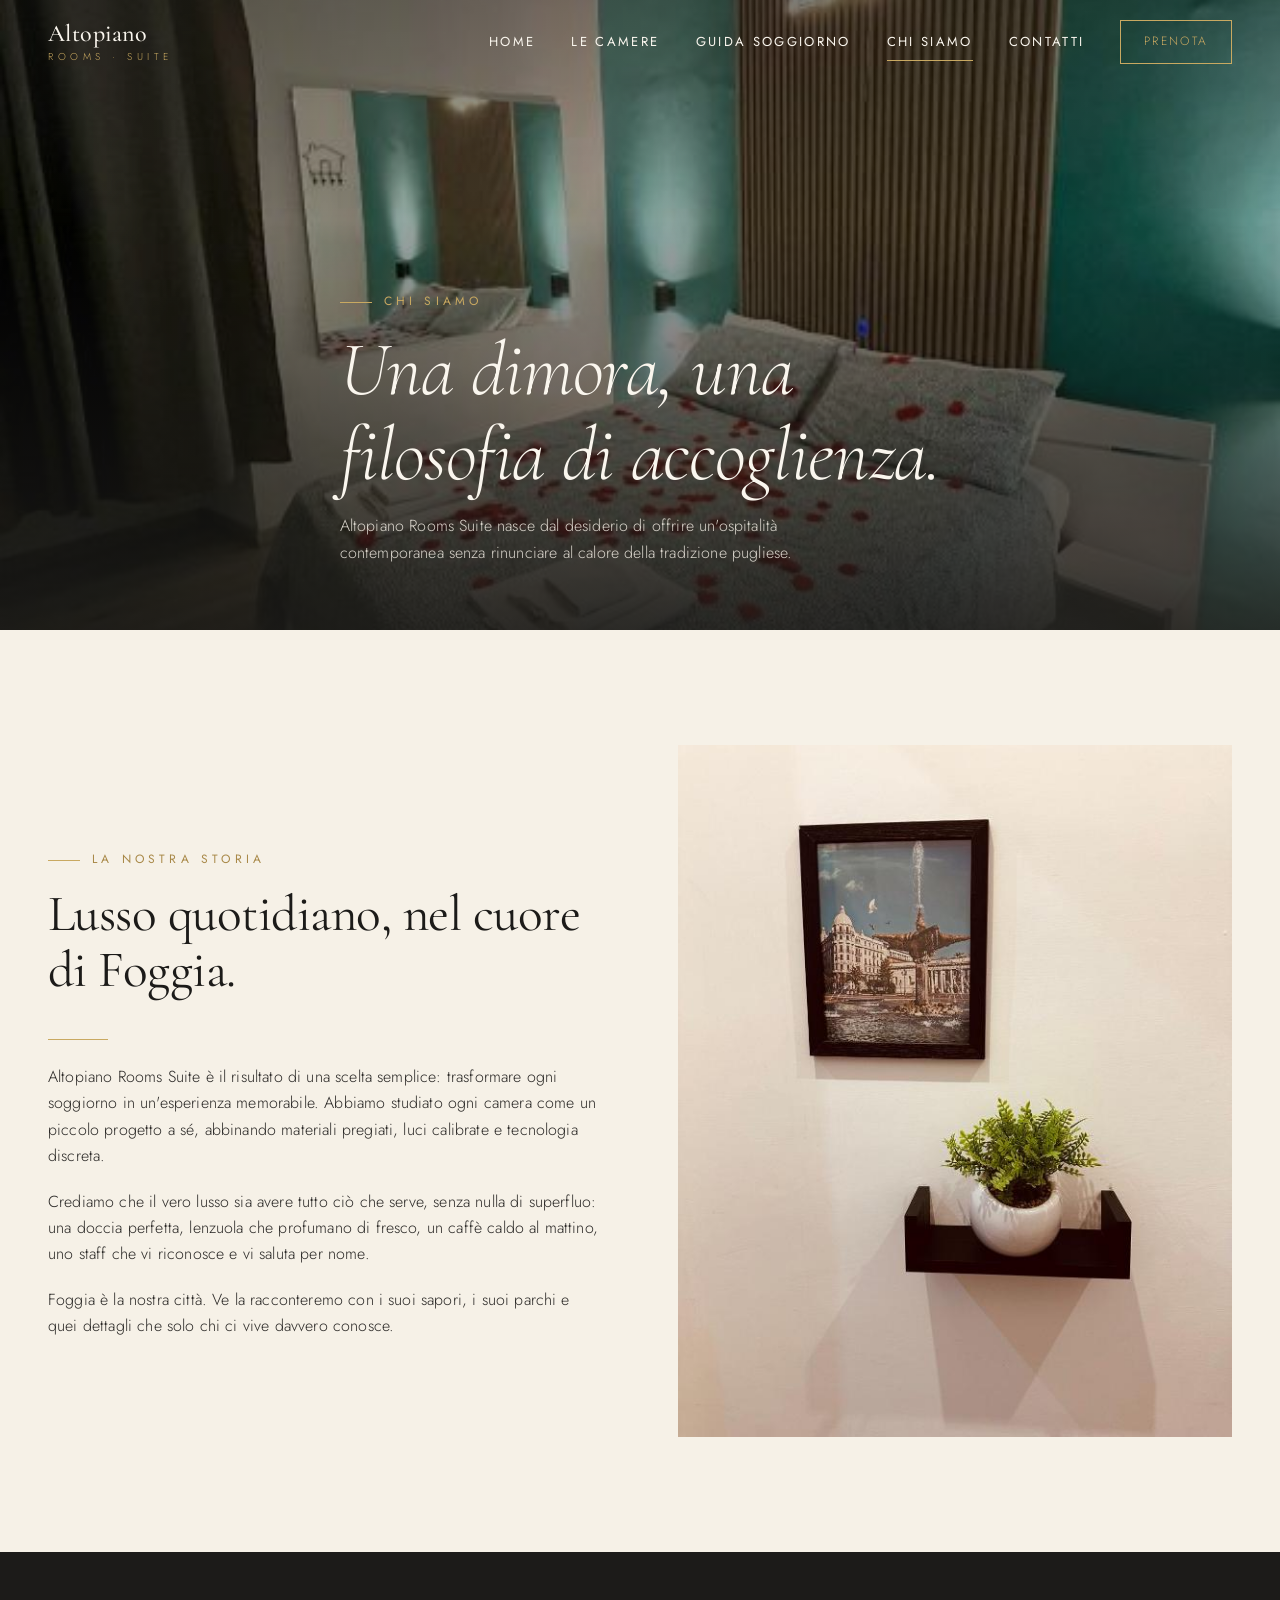
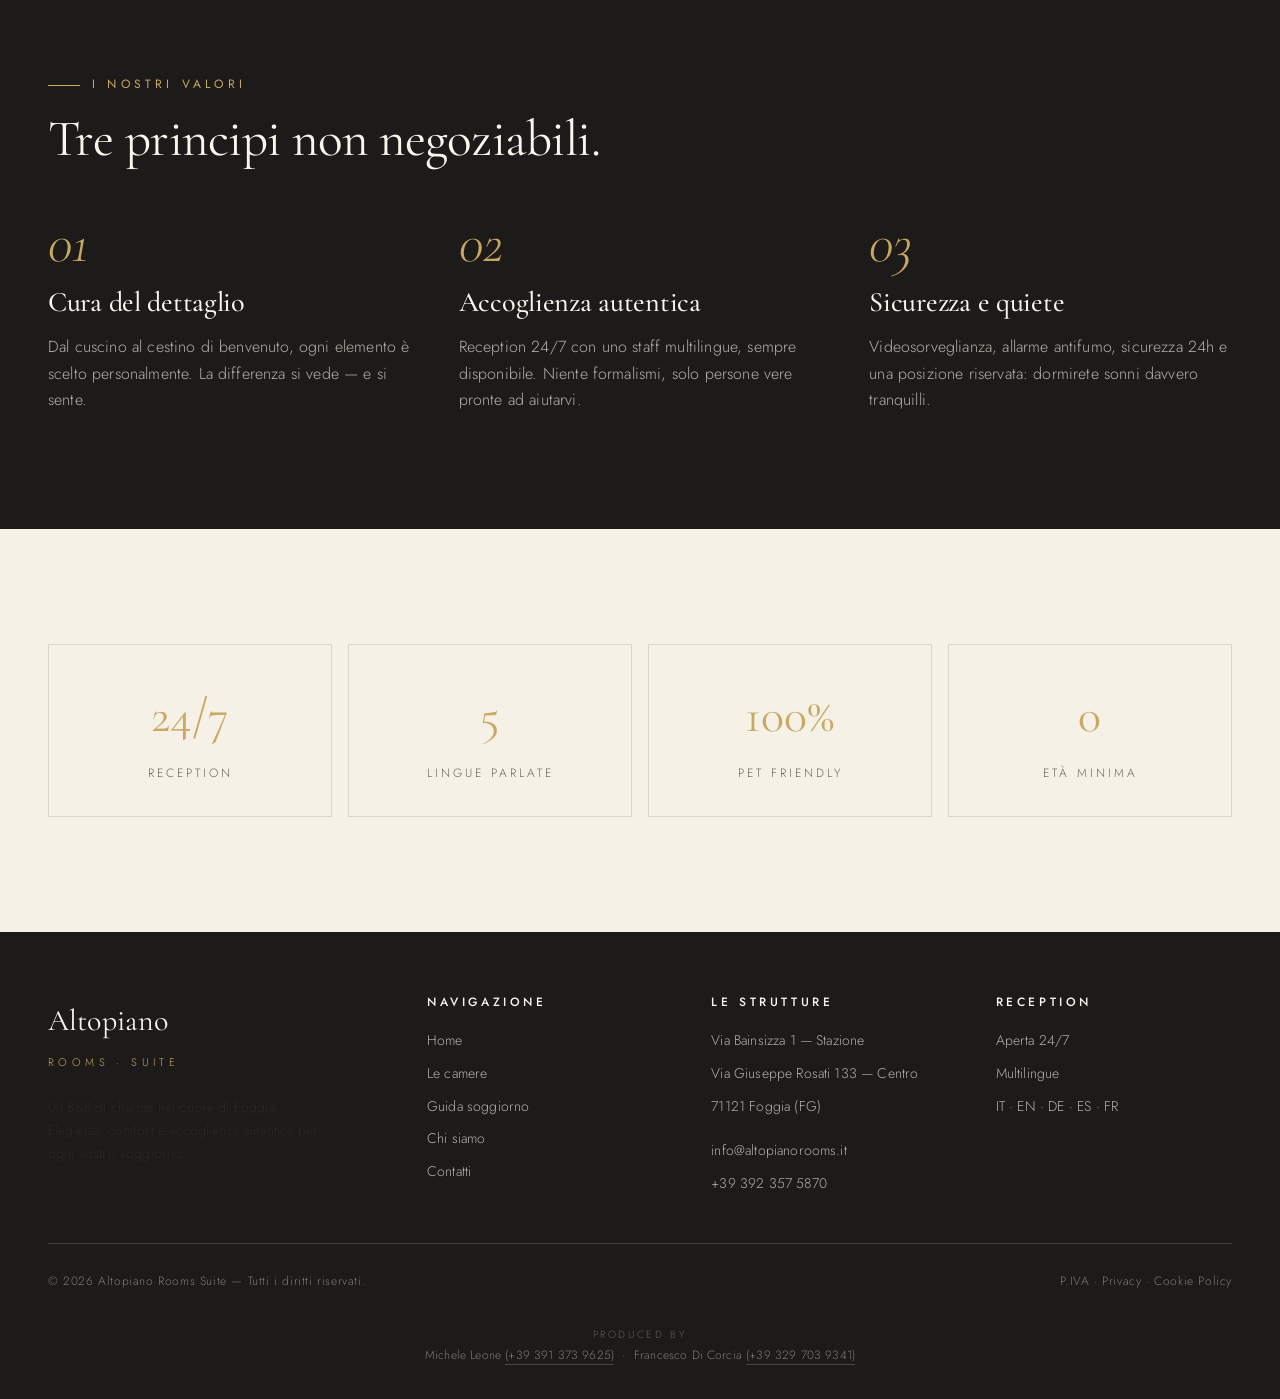
<file: chi-siamo.html>
<!DOCTYPE html>
<html lang="it">
<head>
  <meta charset="UTF-8" />
  <meta name="viewport" content="width=device-width, initial-scale=1.0" />
  <title>Chi siamo — Altopiano Rooms Suite</title>
  <meta name="description" content="La storia di Altopiano Rooms Suite: un B&B di charme nato dalla passione per l'accoglienza e dal desiderio di portare il lusso quotidiano a Foggia.">

  <link rel="preconnect" href="https://fonts.googleapis.com" />
  <link rel="preconnect" href="https://fonts.gstatic.com" crossorigin />
  <link href="https://fonts.googleapis.com/css2?family=Cormorant+Garamond:ital,wght@0,300;0,400;0,500;0,600;1,300;1,400&family=Jost:wght@300;400;500;600&display=swap" rel="stylesheet" />

  <link rel="stylesheet" href="assets/css/style.css" />
</head>
<body>

  <header class="nav nav--light" id="nav">
    <div class="wrap nav__inner">
      <a href="index.html" class="brand">
        <span class="brand__mark">Altopiano</span>
        <span class="brand__tag">Rooms · Suite</span>
      </a>
      <nav class="nav__menu">
        <a class="nav__link" href="index.html">Home</a>
        <a class="nav__link" href="camere.html">Le camere</a>
        <a class="nav__link" href="guida-soggiorno.html">Guida soggiorno</a>
        <a class="nav__link is-active" href="chi-siamo.html">Chi siamo</a>
        <a class="nav__link" href="contatti.html">Contatti</a>
        <a class="nav__cta" href="contatti.html">Prenota</a>
      </nav>
      <button class="nav__toggle" aria-label="Menu" id="navToggle">
        <span></span><span></span><span></span>
      </button>
    </div>
  </header>

  <!-- ============ PAGE HERO ============ -->
  <section class="page-hero">
    <img src="assets/images/camera-romance.jpg" alt="Altopiano Rooms Suite" />
    <div class="wrap page-hero__content">
      <span class="eyebrow">Chi siamo</span>
      <h1>Una dimora, una<br/>filosofia di accoglienza.</h1>
      <p>Altopiano Rooms Suite nasce dal desiderio di offrire un'ospitalità
         contemporanea senza rinunciare al calore della tradizione pugliese.</p>
    </div>
  </section>

  <!-- ============ STORIA ============ -->
  <section class="section">
    <div class="wrap">
      <div class="split">
        <div>
          <span class="eyebrow">La nostra storia</span>
          <h2 class="section-title">Lusso quotidiano, nel cuore di Foggia.</h2>
          <div class="divider"></div>
          <p style="margin-bottom:1.2rem;">
            Altopiano Rooms Suite è il risultato di una scelta semplice: trasformare
            ogni soggiorno in un'esperienza memorabile. Abbiamo studiato ogni camera
            come un piccolo progetto a sé, abbinando materiali pregiati, luci calibrate
            e tecnologia discreta.
          </p>
          <p style="margin-bottom:1.2rem;">
            Crediamo che il vero lusso sia avere tutto ciò che serve, senza nulla
            di superfluo: una doccia perfetta, lenzuola che profumano di fresco,
            un caffè caldo al mattino, uno staff che vi riconosce e vi saluta
            per nome.
          </p>
          <p>
            Foggia è la nostra città. Ve la racconteremo con i suoi sapori,
            i suoi parchi e quei dettagli che solo chi ci vive davvero conosce.
          </p>
        </div>

        <div class="split__media">
          <img src="assets/images/la-ns-storia.jpg" alt="La nostra storia — Altopiano Rooms Suite" />
        </div>
      </div>
    </div>
  </section>

  <!-- ============ VALORI ============ -->
  <section class="section" style="background:var(--anthracite); color:var(--ivory-warm);">
    <div class="wrap">
      <span class="eyebrow" style="color:var(--sand);">I nostri valori</span>
      <h2 class="section-title" style="color:var(--ivory-warm);">Tre principi non negoziabili.</h2>

      <div style="display:grid; grid-template-columns: repeat(3, 1fr); gap:3rem; margin-top:3rem;" class="values-grid">
        <div>
          <div style="font-family:var(--serif); font-style:italic; font-size:3.5rem; color:var(--sand); line-height:1;">01</div>
          <h3 style="color:var(--ivory-warm); margin-top:1rem; margin-bottom:1rem;">Cura del dettaglio</h3>
          <p style="color:rgba(246,241,231,0.7);">
            Dal cuscino al cestino di benvenuto, ogni elemento è scelto
            personalmente. La differenza si vede — e si sente.
          </p>
        </div>
        <div>
          <div style="font-family:var(--serif); font-style:italic; font-size:3.5rem; color:var(--sand); line-height:1;">02</div>
          <h3 style="color:var(--ivory-warm); margin-top:1rem; margin-bottom:1rem;">Accoglienza autentica</h3>
          <p style="color:rgba(246,241,231,0.7);">
            Reception 24/7 con uno staff multilingue, sempre disponibile.
            Niente formalismi, solo persone vere pronte ad aiutarvi.
          </p>
        </div>
        <div>
          <div style="font-family:var(--serif); font-style:italic; font-size:3.5rem; color:var(--sand); line-height:1;">03</div>
          <h3 style="color:var(--ivory-warm); margin-top:1rem; margin-bottom:1rem;">Sicurezza e quiete</h3>
          <p style="color:rgba(246,241,231,0.7);">
            Videosorveglianza, allarme antifumo, sicurezza 24h e una posizione
            riservata: dormirete sonni davvero tranquilli.
          </p>
        </div>
      </div>
    </div>
  </section>

  <!-- ============ NUMERI ============ -->
  <section class="section">
    <div class="wrap">
      <div style="display:grid; grid-template-columns: repeat(4, 1fr); gap:1rem; text-align:center;" class="stats-grid">
        <div style="padding:2rem 1rem; border:1px solid var(--line);">
          <div style="font-family:var(--serif); font-size:3rem; font-weight:400; color:var(--sand);">24/7</div>
          <div style="font-size:.75rem; letter-spacing:.25em; text-transform:uppercase; color:var(--muted); margin-top:.5rem;">Reception</div>
        </div>
        <div style="padding:2rem 1rem; border:1px solid var(--line);">
          <div style="font-family:var(--serif); font-size:3rem; font-weight:400; color:var(--sand);">5</div>
          <div style="font-size:.75rem; letter-spacing:.25em; text-transform:uppercase; color:var(--muted); margin-top:.5rem;">Lingue parlate</div>
        </div>
        <div style="padding:2rem 1rem; border:1px solid var(--line);">
          <div style="font-family:var(--serif); font-size:3rem; font-weight:400; color:var(--sand);">100%</div>
          <div style="font-size:.75rem; letter-spacing:.25em; text-transform:uppercase; color:var(--muted); margin-top:.5rem;">Pet friendly</div>
        </div>
        <div style="padding:2rem 1rem; border:1px solid var(--line);">
          <div style="font-family:var(--serif); font-size:3rem; font-weight:400; color:var(--sand);">0</div>
          <div style="font-size:.75rem; letter-spacing:.25em; text-transform:uppercase; color:var(--muted); margin-top:.5rem;">Età minima</div>
        </div>
      </div>
    </div>
  </section>

  <!-- ============ FOOTER ============ -->
  <footer class="footer">
    <div class="wrap">
      <div class="footer__grid">
        <div>
          <div class="footer__brand">Altopiano</div>
          <div class="footer__tag">Rooms · Suite</div>
          <p class="footer__about">
            Un B&amp;B di charme nel cuore di Foggia. Eleganza,
            comfort e accoglienza autentica per ogni vostro soggiorno.
          </p>
        </div>
        <div>
          <h4>Navigazione</h4>
          <ul class="footer__list">
            <li><a href="index.html">Home</a></li>
            <li><a href="camere.html">Le camere</a></li>
            <li><a href="guida-soggiorno.html">Guida soggiorno</a></li>
            <li><a href="chi-siamo.html">Chi siamo</a></li>
            <li><a href="contatti.html">Contatti</a></li>
          </ul>
        </div>
        <div>
          <h4>Le strutture</h4>
          <ul class="footer__list">
            <li>Via Bainsizza 1 — Stazione</li>
            <li>Via Giuseppe Rosati 133 — Centro</li>
            <li>71121 Foggia (FG)</li>
            <li style="margin-top:.75rem;">info@altopianorooms.it</li>
            <li>+39 392 357 5870</li>
          </ul>
        </div>
        <div>
          <h4>Reception</h4>
          <ul class="footer__list">
            <li>Aperta 24/7</li>
            <li>Multilingue</li>
            <li>IT · EN · DE · ES · FR</li>
          </ul>
        </div>
      </div>
      <div class="footer__bottom">
        <span>© 2026 Altopiano Rooms Suite — Tutti i diritti riservati.</span>
        <span>P.IVA · Privacy · Cookie Policy</span>
      </div>
      <div style="margin-top:1rem; padding-top:1rem; text-align:center; font-size:.75rem; color:rgba(246,241,231,.45); line-height:1.8;">
        <span style="text-transform:uppercase; letter-spacing:.25em; font-size:.65rem; color:rgba(246,241,231,.3);">produced by</span><br/>
        Michele Leone <a href="tel:+393913739625" style="color:inherit; border-bottom:1px solid rgba(246,241,231,.2);">(+39 391 373 9625)</a>
        &nbsp;·&nbsp;
        Francesco Di Corcia <a href="tel:+393297039341" style="color:inherit; border-bottom:1px solid rgba(246,241,231,.2);">(+39 329 703 9341)</a>
      </div>
    </div>
  </footer>

  <script src="assets/js/main.js"></script>

  <style>
    @media (max-width: 900px) {
      .values-grid { grid-template-columns: 1fr !important; gap: 2rem !important; }
      .stats-grid { grid-template-columns: repeat(2, 1fr) !important; }
    }
  </style>
</body>
</html>
</file>
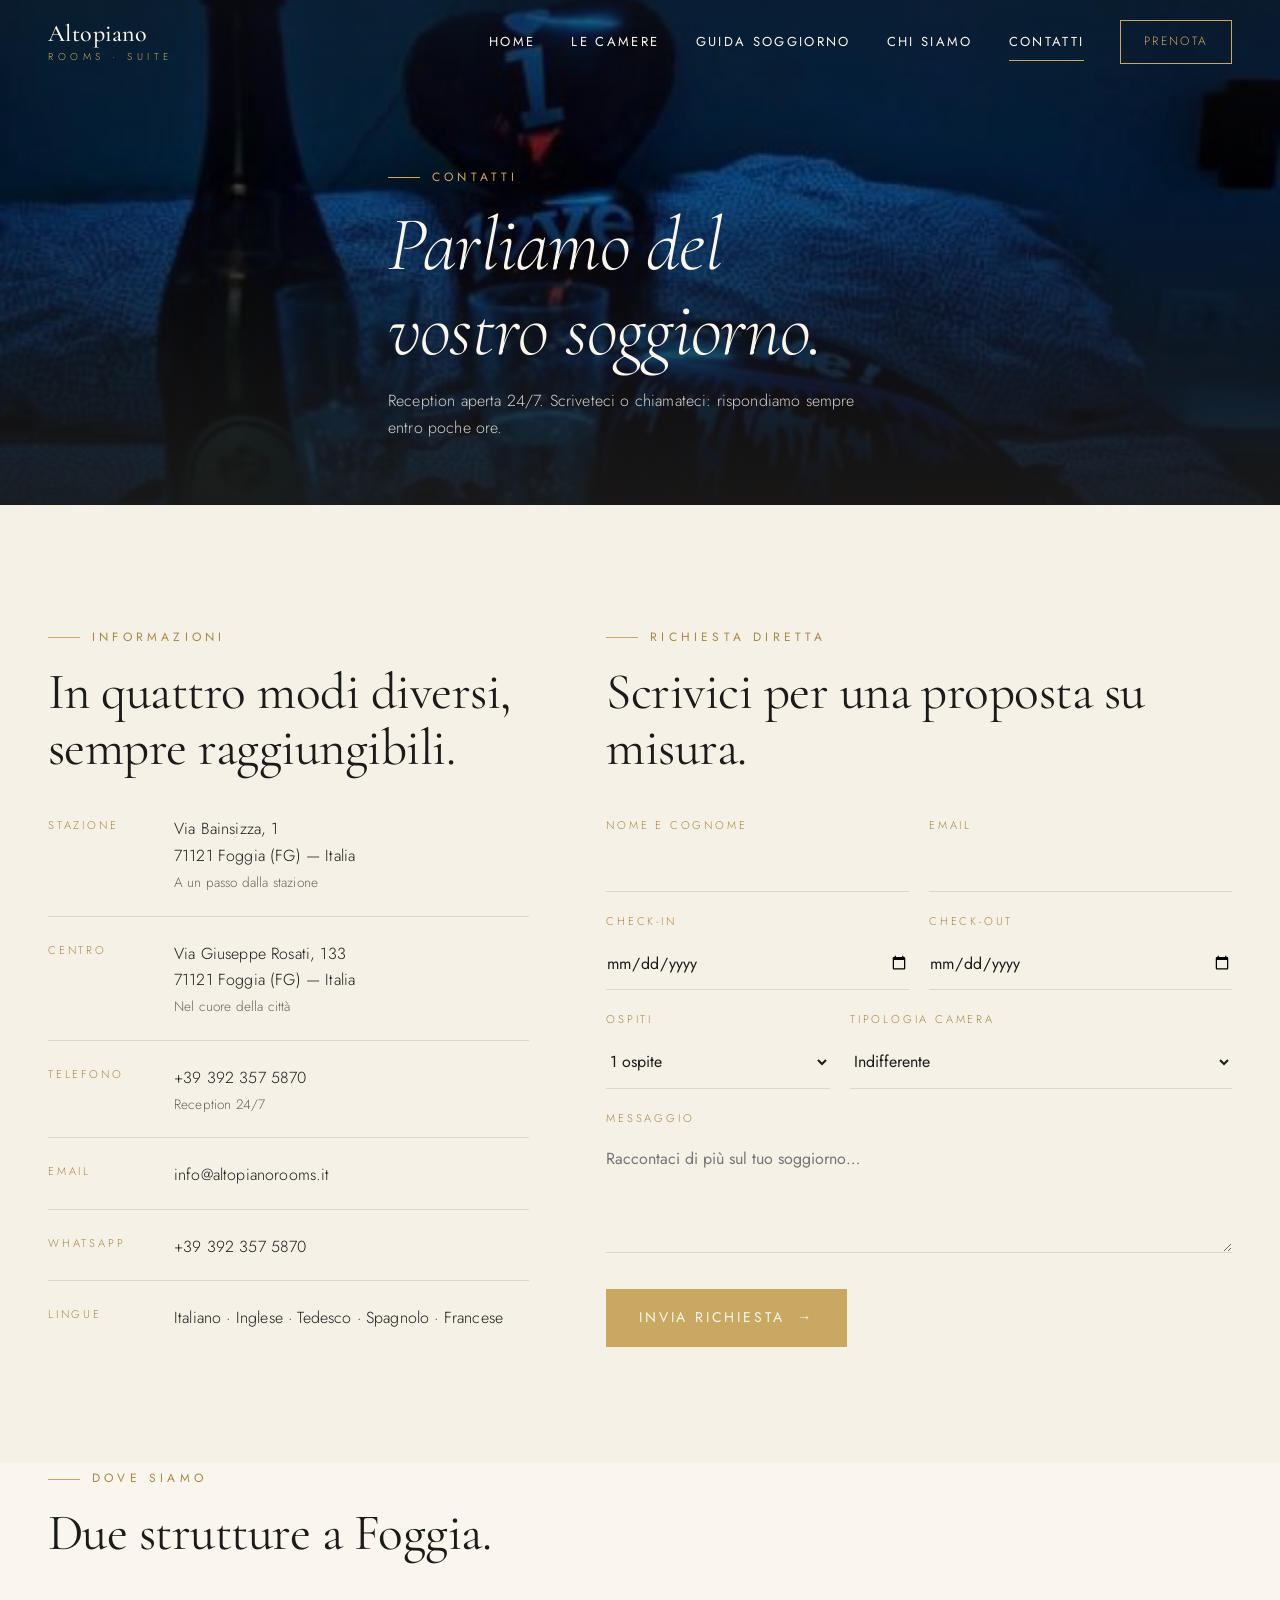
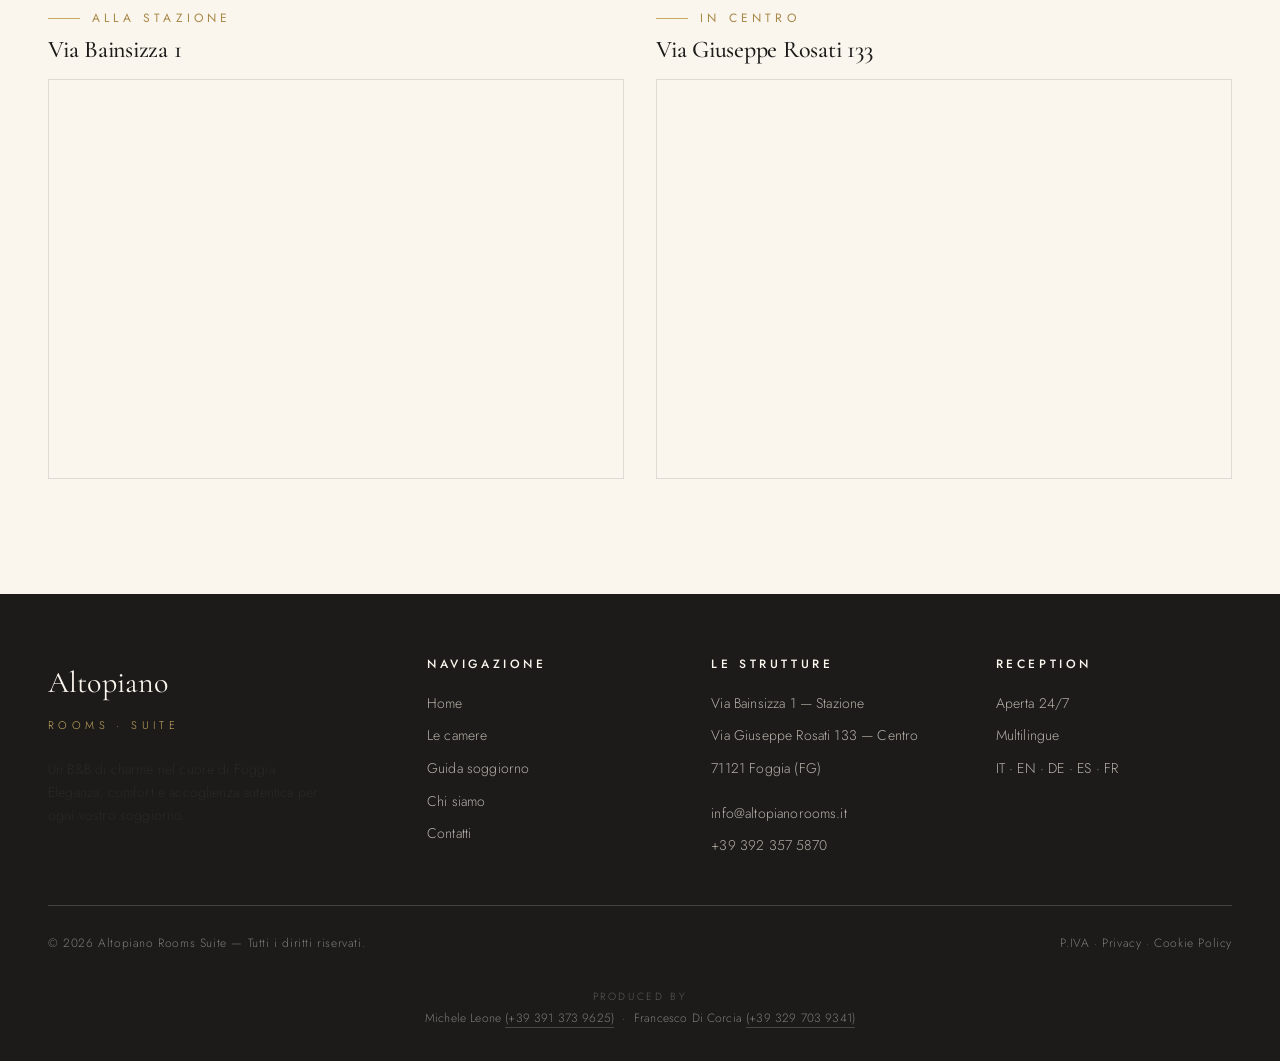
<file: contatti.html>
<!DOCTYPE html>
<html lang="it">
<head>
  <meta charset="UTF-8" />
  <meta name="viewport" content="width=device-width, initial-scale=1.0" />
  <title>Contatti — Altopiano Rooms Suite</title>
  <meta name="description" content="Contatta Altopiano Rooms Suite a Foggia. Reception aperta 24/7, staff multilingue, prenotazioni dirette.">

  <link rel="preconnect" href="https://fonts.googleapis.com" />
  <link rel="preconnect" href="https://fonts.gstatic.com" crossorigin />
  <link href="https://fonts.googleapis.com/css2?family=Cormorant+Garamond:ital,wght@0,300;0,400;0,500;0,600;1,300;1,400&family=Jost:wght@300;400;500;600&display=swap" rel="stylesheet" />

  <link rel="stylesheet" href="assets/css/style.css" />
</head>
<body>

  <header class="nav nav--light" id="nav">
    <div class="wrap nav__inner">
      <a href="index.html" class="brand">
        <span class="brand__mark">Altopiano</span>
        <span class="brand__tag">Rooms · Suite</span>
      </a>
      <nav class="nav__menu">
        <a class="nav__link" href="index.html">Home</a>
        <a class="nav__link" href="camere.html">Le camere</a>
        <a class="nav__link" href="guida-soggiorno.html">Guida soggiorno</a>
        <a class="nav__link" href="chi-siamo.html">Chi siamo</a>
        <a class="nav__link is-active" href="contatti.html">Contatti</a>
        <a class="nav__cta" href="contatti.html">Prenota</a>
      </nav>
      <button class="nav__toggle" aria-label="Menu" id="navToggle">
        <span></span><span></span><span></span>
      </button>
    </div>
  </header>

  <!-- ============ PAGE HERO ============ -->
  <section class="page-hero" style="min-height: 55vh;">
    <img src="assets/images/contatti-hero.jpg" alt="Contatti — Altopiano Rooms Suite" />
    <div class="wrap page-hero__content">
      <span class="eyebrow">Contatti</span>
      <h1>Parliamo del<br/>vostro soggiorno.</h1>
      <p>Reception aperta 24/7. Scriveteci o chiamateci: rispondiamo
         sempre entro poche ore.</p>
    </div>
  </section>

  <!-- ============ INFO + FORM ============ -->
  <section class="section">
    <div class="wrap">
      <div style="display:grid; grid-template-columns: 1fr 1.3fr; gap: clamp(2rem, 6vw, 5rem); align-items:flex-start;" class="contact-grid">

        <!-- INFO -->
        <div>
          <span class="eyebrow">Informazioni</span>
          <h2 class="section-title">In quattro modi diversi, sempre raggiungibili.</h2>

          <ul style="display:grid; gap:1.5rem; margin-top:2rem;">
            <li style="display:grid; grid-template-columns: 110px 1fr; gap:1rem; padding-bottom:1.25rem; border-bottom:1px solid var(--line);">
              <span style="font-size:.7rem; letter-spacing:.25em; text-transform:uppercase; color:var(--sand-dark);">Stazione</span>
              <span>Via Bainsizza, 1<br/>71121 Foggia (FG) — Italia<br/><span style="font-size:.85rem; color:var(--muted);">A un passo dalla stazione</span></span>
            </li>
            <li style="display:grid; grid-template-columns: 110px 1fr; gap:1rem; padding-bottom:1.25rem; border-bottom:1px solid var(--line);">
              <span style="font-size:.7rem; letter-spacing:.25em; text-transform:uppercase; color:var(--sand-dark);">Centro</span>
              <span>Via Giuseppe Rosati, 133<br/>71121 Foggia (FG) — Italia<br/><span style="font-size:.85rem; color:var(--muted);">Nel cuore della città</span></span>
            </li>
            <li style="display:grid; grid-template-columns: 110px 1fr; gap:1rem; padding-bottom:1.25rem; border-bottom:1px solid var(--line);">
              <span style="font-size:.7rem; letter-spacing:.25em; text-transform:uppercase; color:var(--sand-dark);">Telefono</span>
              <span>+39 392 357 5870<br/><span style="font-size:.85rem; color:var(--muted);">Reception 24/7</span></span>
            </li>
            <li style="display:grid; grid-template-columns: 110px 1fr; gap:1rem; padding-bottom:1.25rem; border-bottom:1px solid var(--line);">
              <span style="font-size:.7rem; letter-spacing:.25em; text-transform:uppercase; color:var(--sand-dark);">Email</span>
              <span>info@altopianorooms.it</span>
            </li>
            <li style="display:grid; grid-template-columns: 110px 1fr; gap:1rem; padding-bottom:1.25rem; border-bottom:1px solid var(--line);">
              <span style="font-size:.7rem; letter-spacing:.25em; text-transform:uppercase; color:var(--sand-dark);">Whatsapp</span>
              <span>+39 392 357 5870</span>
            </li>
            <li style="display:grid; grid-template-columns: 110px 1fr; gap:1rem;">
              <span style="font-size:.7rem; letter-spacing:.25em; text-transform:uppercase; color:var(--sand-dark);">Lingue</span>
              <span>Italiano · Inglese · Tedesco · Spagnolo · Francese</span>
            </li>
          </ul>
        </div>

        <!-- FORM -->
        <div>
          <span class="eyebrow">Richiesta diretta</span>
          <h2 class="section-title">Scrivici per una proposta su misura.</h2>

          <form id="bookingForm" class="form" action="https://api.web3forms.com/submit" method="POST">
            <!-- Web3Forms: sostituisci YOUR_ACCESS_KEY_HERE con la tua chiave da web3forms.com -->
            <input type="hidden" name="access_key" value="YOUR_ACCESS_KEY_HERE" />
            <input type="hidden" name="subject" value="Nuova richiesta prenotazione — Altopiano Rooms Suite" />
            <input type="hidden" name="from_name" value="Altopiano Rooms Suite" />
            <!-- Honeypot anti-spam -->
            <input type="checkbox" name="botcheck" style="display:none;" tabindex="-1" autocomplete="off" />

            <div class="form__row">
              <div class="field">
                <label for="nome">Nome e Cognome</label>
                <input id="nome" name="nome" type="text" required />
              </div>
              <div class="field">
                <label for="email">Email</label>
                <input id="email" name="email" type="email" required />
              </div>
            </div>

            <div class="form__row">
              <div class="field">
                <label for="checkin">Check-in</label>
                <input id="checkin" name="checkin" type="date" />
              </div>
              <div class="field">
                <label for="checkout">Check-out</label>
                <input id="checkout" name="checkout" type="date" />
              </div>
            </div>

            <div class="form__row">
              <div class="field">
                <label for="ospiti">Ospiti</label>
                <select id="ospiti" name="ospiti">
                  <option>1 ospite</option>
                  <option>2 ospiti</option>
                  <option>3 ospiti</option>
                  <option>4 ospiti</option>
                  <option>5+ ospiti</option>
                </select>
              </div>
              <div class="field">
                <label for="camera">Tipologia camera</label>
                <select id="camera" name="camera">
                  <option>Indifferente</option>
                  <optgroup label="Via Bainsizza 1 — Stazione">
                    <option>Luxury Suite 1 — Via Bainsizza</option>
                    <option>Luxury Suite 2 — Via Bainsizza</option>
                  </optgroup>
                  <optgroup label="Via Giuseppe Rosati 133 — Centro">
                    <option>Luxury Suite 1 — Via Giuseppe Rosati (con cucina)</option>
                    <option>Luxury Suite 2 — Via Giuseppe Rosati</option>
                    <option>Luxury Suite 3 — Via Giuseppe Rosati</option>
                  </optgroup>
                </select>
              </div>
            </div>

            <div class="field">
              <label for="messaggio">Messaggio</label>
              <textarea id="messaggio" name="messaggio" placeholder="Raccontaci di più sul tuo soggiorno…"></textarea>
            </div>

            <div style="margin-top:1rem;">
              <button type="submit" class="btn btn--gold" id="bookingSubmit">
                Invia richiesta <span class="arrow">→</span>
              </button>
            </div>

            <div id="bookingResult" style="margin-top:1.25rem; display:none; padding:1rem 1.25rem; border-radius:4px; font-size:.95rem;"></div>
          </form>

          <script>
            (function () {
              const form = document.getElementById('bookingForm');
              const result = document.getElementById('bookingResult');
              const btn = document.getElementById('bookingSubmit');
              if (!form) return;

              form.addEventListener('submit', async function (e) {
                e.preventDefault();
                const data = new FormData(form);
                btn.disabled = true;
                const originalBtnHTML = btn.innerHTML;
                btn.innerHTML = 'Invio in corso…';
                result.style.display = 'block';
                result.style.background = '#f5f0e6';
                result.style.color = '#444';
                result.style.border = '1px solid #e5dfd3';
                result.textContent = 'Stiamo inviando la tua richiesta…';

                try {
                  const res = await fetch(form.action, {
                    method: 'POST',
                    body: data,
                    headers: { 'Accept': 'application/json' }
                  });
                  const json = await res.json();
                  if (res.ok && json.success) {
                    result.style.background = '#eaf5ec';
                    result.style.color = '#2d6a3e';
                    result.style.border = '1px solid #c5e1cb';
                    result.textContent = 'Grazie! La tua richiesta è stata inviata. Ti risponderemo al più presto.';
                    form.reset();
                  } else {
                    throw new Error(json.message || 'Errore sconosciuto');
                  }
                } catch (err) {
                  result.style.background = '#fbeaea';
                  result.style.color = '#9a2727';
                  result.style.border = '1px solid #f1c5c5';
                  result.textContent = 'Ops, qualcosa è andato storto. Riprova o scrivici direttamente a info@altopianorooms.it.';
                } finally {
                  btn.disabled = false;
                  btn.innerHTML = originalBtnHTML;
                }
              });
            })();
          </script>
        </div>
      </div>
    </div>
  </section>

  <!-- ============ MAPPE ============ -->
  <section class="section location" style="padding-top:0;">
    <div class="wrap">
      <span class="eyebrow">Dove siamo</span>
      <h2 class="section-title">Due strutture a Foggia.</h2>

      <div style="display:grid; grid-template-columns:repeat(auto-fit, minmax(320px, 1fr)); gap:2rem; margin-top:2.5rem;">
        <div>
          <span class="eyebrow" style="color:var(--sand-dark);">Alla stazione</span>
          <h3 style="font-size:1.5rem; margin-top:.5rem;">Via Bainsizza 1</h3>
          <div class="location__map" style="margin-top:1rem; min-height:400px;">
            <iframe
              src="https://www.google.com/maps?q=Via+Bainsizza+1,+Foggia&output=embed"
              loading="lazy"
              referrerpolicy="no-referrer-when-downgrade"
              allowfullscreen
              title="Mappa Altopiano Rooms Suite — Via Bainsizza">
            </iframe>
          </div>
        </div>
        <div>
          <span class="eyebrow" style="color:var(--sand-dark);">In centro</span>
          <h3 style="font-size:1.5rem; margin-top:.5rem;">Via Giuseppe Rosati 133</h3>
          <div class="location__map" style="margin-top:1rem; min-height:400px;">
            <iframe
              src="https://www.google.com/maps?q=Via+Giuseppe+Rosati+133,+Foggia&output=embed"
              loading="lazy"
              referrerpolicy="no-referrer-when-downgrade"
              allowfullscreen
              title="Mappa Altopiano Rooms Suite — Via Giuseppe Rosati">
            </iframe>
          </div>
        </div>
      </div>
    </div>
  </section>

  <!-- ============ FOOTER ============ -->
  <footer class="footer">
    <div class="wrap">
      <div class="footer__grid">
        <div>
          <div class="footer__brand">Altopiano</div>
          <div class="footer__tag">Rooms · Suite</div>
          <p class="footer__about">
            Un B&amp;B di charme nel cuore di Foggia. Eleganza,
            comfort e accoglienza autentica per ogni vostro soggiorno.
          </p>
        </div>
        <div>
          <h4>Navigazione</h4>
          <ul class="footer__list">
            <li><a href="index.html">Home</a></li>
            <li><a href="camere.html">Le camere</a></li>
            <li><a href="guida-soggiorno.html">Guida soggiorno</a></li>
            <li><a href="chi-siamo.html">Chi siamo</a></li>
            <li><a href="contatti.html">Contatti</a></li>
          </ul>
        </div>
        <div>
          <h4>Le strutture</h4>
          <ul class="footer__list">
            <li>Via Bainsizza 1 — Stazione</li>
            <li>Via Giuseppe Rosati 133 — Centro</li>
            <li>71121 Foggia (FG)</li>
            <li style="margin-top:.75rem;">info@altopianorooms.it</li>
            <li>+39 392 357 5870</li>
          </ul>
        </div>
        <div>
          <h4>Reception</h4>
          <ul class="footer__list">
            <li>Aperta 24/7</li>
            <li>Multilingue</li>
            <li>IT · EN · DE · ES · FR</li>
          </ul>
        </div>
      </div>
      <div class="footer__bottom">
        <span>© 2026 Altopiano Rooms Suite — Tutti i diritti riservati.</span>
        <span>P.IVA · Privacy · Cookie Policy</span>
      </div>
      <div style="margin-top:1rem; padding-top:1rem; text-align:center; font-size:.75rem; color:rgba(246,241,231,.45); line-height:1.8;">
        <span style="text-transform:uppercase; letter-spacing:.25em; font-size:.65rem; color:rgba(246,241,231,.3);">produced by</span><br/>
        Michele Leone <a href="tel:+393913739625" style="color:inherit; border-bottom:1px solid rgba(246,241,231,.2);">(+39 391 373 9625)</a>
        &nbsp;·&nbsp;
        Francesco Di Corcia <a href="tel:+393297039341" style="color:inherit; border-bottom:1px solid rgba(246,241,231,.2);">(+39 329 703 9341)</a>
      </div>
    </div>
  </footer>

  <script src="assets/js/main.js"></script>

  <style>
    @media (max-width: 900px) { .contact-grid { grid-template-columns: 1fr !important; } }
  </style>
</body>
</html>
</file>
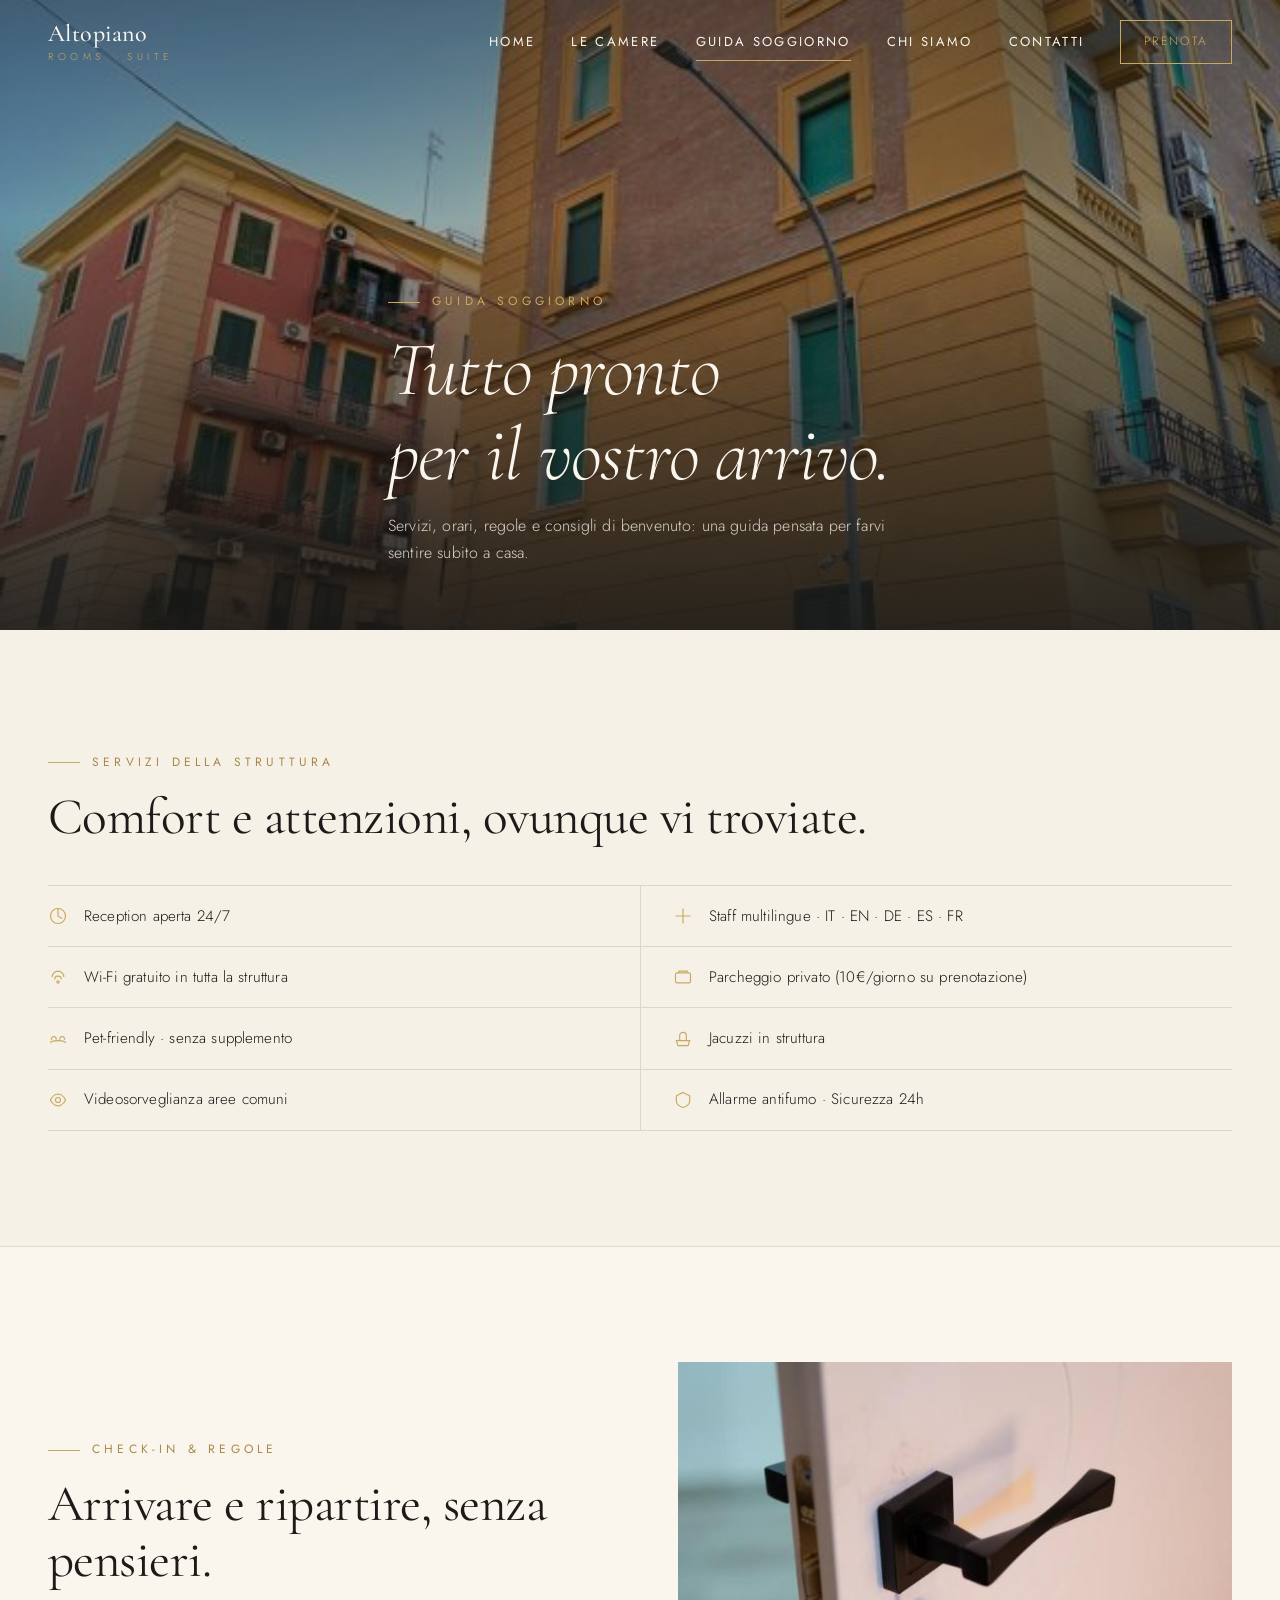
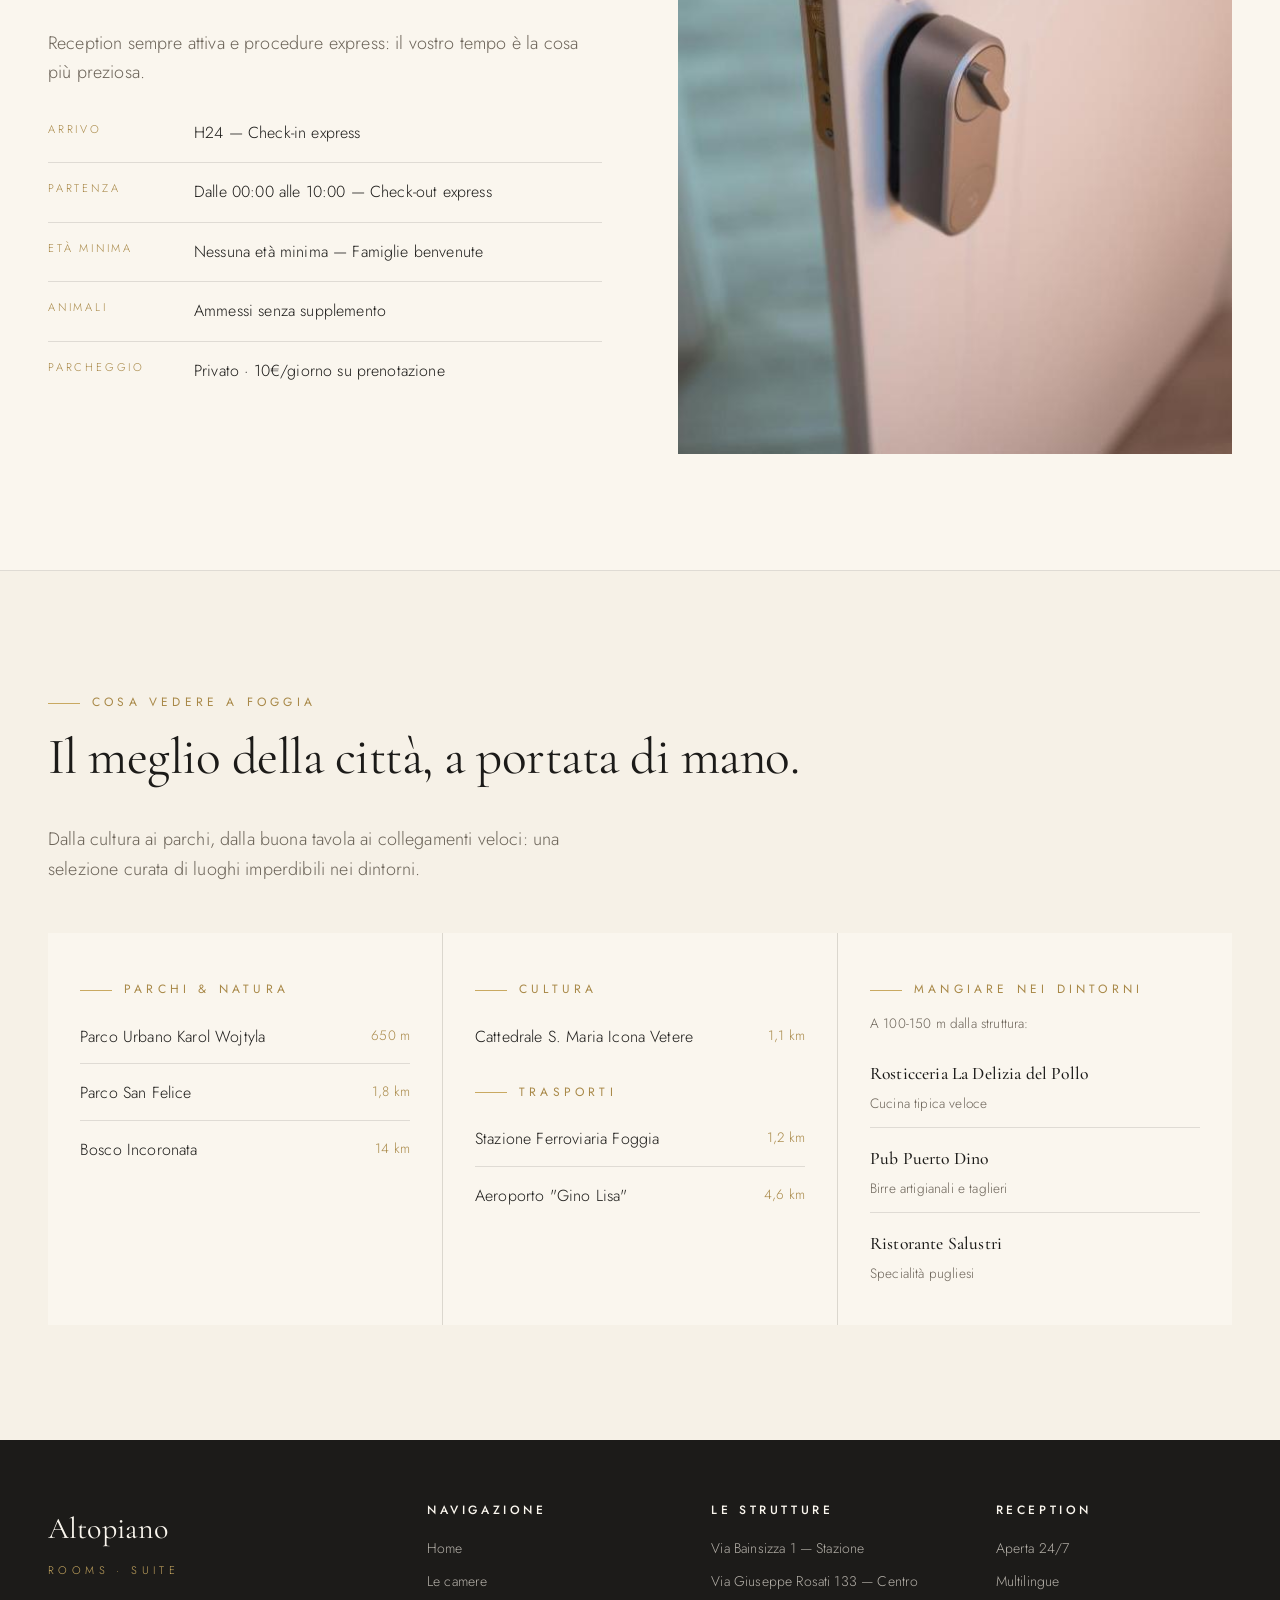
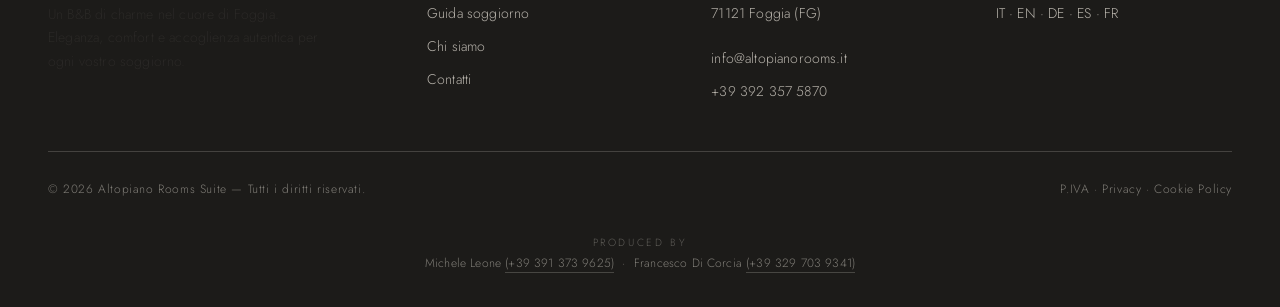
<file: guida-soggiorno.html>
<!DOCTYPE html>
<html lang="it">
<head>
  <meta charset="UTF-8" />
  <meta name="viewport" content="width=device-width, initial-scale=1.0" />
  <title>Guida soggiorno — Altopiano Rooms Suite</title>
  <meta name="description" content="Tutto quello che dovete sapere per il vostro soggiorno a Foggia: check-in, servizi, parcheggio, regole e luoghi da scoprire.">

  <link rel="preconnect" href="https://fonts.googleapis.com" />
  <link rel="preconnect" href="https://fonts.gstatic.com" crossorigin />
  <link href="https://fonts.googleapis.com/css2?family=Cormorant+Garamond:ital,wght@0,300;0,400;0,500;0,600;1,300;1,400&family=Jost:wght@300;400;500;600&display=swap" rel="stylesheet" />

  <link rel="stylesheet" href="assets/css/style.css" />
</head>
<body>

  <header class="nav nav--light" id="nav">
    <div class="wrap nav__inner">
      <a href="index.html" class="brand">
        <span class="brand__mark">Altopiano</span>
        <span class="brand__tag">Rooms · Suite</span>
      </a>
      <nav class="nav__menu">
        <a class="nav__link" href="index.html">Home</a>
        <a class="nav__link" href="camere.html">Le camere</a>
        <a class="nav__link is-active" href="guida-soggiorno.html">Guida soggiorno</a>
        <a class="nav__link" href="chi-siamo.html">Chi siamo</a>
        <a class="nav__link" href="contatti.html">Contatti</a>
        <a class="nav__cta" href="contatti.html">Prenota</a>
      </nav>
      <button class="nav__toggle" aria-label="Menu" id="navToggle">
        <span></span><span></span><span></span>
      </button>
    </div>
  </header>

  <!-- ============ PAGE HERO ============ -->
  <section class="page-hero">
    <img src="assets/images/guida-hero.jpg" alt="Guida soggiorno — Altopiano Rooms Suite" />
    <div class="wrap page-hero__content">
      <span class="eyebrow">Guida soggiorno</span>
      <h1>Tutto pronto<br/>per il vostro arrivo.</h1>
      <p>Servizi, orari, regole e consigli di benvenuto: una guida pensata per
         farvi sentire subito a casa.</p>
    </div>
  </section>

  <!-- ============ SERVIZI ============ -->
  <section class="section">
    <div class="wrap">
      <span class="eyebrow">Servizi della struttura</span>
      <h2 class="section-title">Comfort e attenzioni, ovunque vi troviate.</h2>

      <ul class="amenities">
        <li><svg width="20" height="20" viewBox="0 0 24 24" fill="none" stroke="currentColor" stroke-width="1.4"><circle cx="12" cy="12" r="9"/><path d="M12 3v9l5 3"/></svg> Reception aperta 24/7</li>
        <li><svg width="20" height="20" viewBox="0 0 24 24" fill="none" stroke="currentColor" stroke-width="1.4"><path d="M3 12h18M12 3v18"/></svg> Staff multilingue · IT · EN · DE · ES · FR</li>
        <li><svg width="20" height="20" viewBox="0 0 24 24" fill="none" stroke="currentColor" stroke-width="1.4"><path d="M5 12a7 7 0 0 1 14 0"/><path d="M8 15a4 4 0 0 1 8 0"/><circle cx="12" cy="18" r="1.4"/></svg> Wi-Fi gratuito in tutta la struttura</li>
        <li><svg width="20" height="20" viewBox="0 0 24 24" fill="none" stroke="currentColor" stroke-width="1.4"><rect x="3" y="7" width="18" height="12" rx="2"/><path d="M7 7V5h10v2"/></svg> Parcheggio privato (10€/giorno su prenotazione)</li>
        <li><svg width="20" height="20" viewBox="0 0 24 24" fill="none" stroke="currentColor" stroke-width="1.4"><path d="M4 13c0-2 1-4 3-4s3 2 3 4M14 13c0-2 1-4 3-4s3 2 3 4"/><path d="M3 17c0-2 4-3 9-3s9 1 9 3"/></svg> Pet-friendly · senza supplemento</li>
        <li><svg width="20" height="20" viewBox="0 0 24 24" fill="none" stroke="currentColor" stroke-width="1.4"><path d="M4 14h16l-2 6H6l-2-6z"/><path d="M8 14V8a4 4 0 0 1 8 0v6"/></svg> Jacuzzi in struttura</li>
        <li><svg width="20" height="20" viewBox="0 0 24 24" fill="none" stroke="currentColor" stroke-width="1.4"><circle cx="12" cy="12" r="3"/><path d="M3 12s3-7 9-7 9 7 9 7-3 7-9 7-9-7-9-7z"/></svg> Videosorveglianza aree comuni</li>
        <li><svg width="20" height="20" viewBox="0 0 24 24" fill="none" stroke="currentColor" stroke-width="1.4"><path d="M12 3l8 4v6c0 5-4 7-8 8-4-1-8-3-8-8V7l8-4z"/></svg> Allarme antifumo · Sicurezza 24h</li>
      </ul>
    </div>
  </section>

  <!-- ============ CHECK-IN / REGOLE ============ -->
  <section class="section" style="background: var(--ivory-warm); border-block: 1px solid var(--line);">
    <div class="wrap">
      <div class="split">
        <div>
          <span class="eyebrow">Check-in &amp; regole</span>
          <h2 class="section-title">Arrivare e ripartire, senza pensieri.</h2>
          <p class="lead">
            Reception sempre attiva e procedure express: il vostro tempo è la
            cosa più preziosa.
          </p>

          <ul style="margin-top:2rem; display:grid; gap:1rem;">
            <li style="display:grid; grid-template-columns:130px 1fr; gap:1rem; padding-bottom:1rem; border-bottom:1px solid var(--line);">
              <span style="font-size:.7rem; letter-spacing:.25em; text-transform:uppercase; color:var(--sand-dark);">Arrivo</span>
              <span>H24 — Check-in express</span>
            </li>
            <li style="display:grid; grid-template-columns:130px 1fr; gap:1rem; padding-bottom:1rem; border-bottom:1px solid var(--line);">
              <span style="font-size:.7rem; letter-spacing:.25em; text-transform:uppercase; color:var(--sand-dark);">Partenza</span>
              <span>Dalle 00:00 alle 10:00 — Check-out express</span>
            </li>
            <li style="display:grid; grid-template-columns:130px 1fr; gap:1rem; padding-bottom:1rem; border-bottom:1px solid var(--line);">
              <span style="font-size:.7rem; letter-spacing:.25em; text-transform:uppercase; color:var(--sand-dark);">Età minima</span>
              <span>Nessuna età minima — Famiglie benvenute</span>
            </li>
            <li style="display:grid; grid-template-columns:130px 1fr; gap:1rem; padding-bottom:1rem; border-bottom:1px solid var(--line);">
              <span style="font-size:.7rem; letter-spacing:.25em; text-transform:uppercase; color:var(--sand-dark);">Animali</span>
              <span>Ammessi senza supplemento</span>
            </li>
            <li style="display:grid; grid-template-columns:130px 1fr; gap:1rem;">
              <span style="font-size:.7rem; letter-spacing:.25em; text-transform:uppercase; color:var(--sand-dark);">Parcheggio</span>
              <span>Privato · 10€/giorno su prenotazione</span>
            </li>
          </ul>
        </div>

        <div class="split__media">
          <img src="assets/images/checkin-regole.jpg" alt="Check-in &amp; regole — Altopiano Rooms Suite" />
        </div>
      </div>
    </div>
  </section>

  <!-- ============ COSA VEDERE ============ -->
  <section class="section">
    <div class="wrap">
      <span class="eyebrow">Cosa vedere a Foggia</span>
      <h2 class="section-title">Il meglio della città, a portata di mano.</h2>
      <p class="lead">
        Dalla cultura ai parchi, dalla buona tavola ai collegamenti veloci:
        una selezione curata di luoghi imperdibili nei dintorni.
      </p>

      <div style="display:grid; grid-template-columns: repeat(3, 1fr); gap:1px; background:var(--line); margin-top:3rem;" class="poi-grid">
        <div style="background:var(--ivory-warm); padding:2.5rem 2rem;">
          <span class="eyebrow">Parchi &amp; Natura</span>
          <ul style="margin-top:1.5rem; display:grid; gap:1rem;">
            <li style="display:flex; justify-content:space-between; padding-bottom:.8rem; border-bottom:1px solid var(--line);">
              <span>Parco Urbano Karol Wojtyla</span>
              <span style="color:var(--sand-dark); font-size:.85rem;">650 m</span>
            </li>
            <li style="display:flex; justify-content:space-between; padding-bottom:.8rem; border-bottom:1px solid var(--line);">
              <span>Parco San Felice</span>
              <span style="color:var(--sand-dark); font-size:.85rem;">1,8 km</span>
            </li>
            <li style="display:flex; justify-content:space-between;">
              <span>Bosco Incoronata</span>
              <span style="color:var(--sand-dark); font-size:.85rem;">14 km</span>
            </li>
          </ul>
        </div>

        <div style="background:var(--ivory-warm); padding:2.5rem 2rem;">
          <span class="eyebrow">Cultura</span>
          <ul style="margin-top:1.5rem; display:grid; gap:1rem;">
            <li style="display:flex; justify-content:space-between;">
              <span>Cattedrale S. Maria Icona Vetere</span>
              <span style="color:var(--sand-dark); font-size:.85rem;">1,1 km</span>
            </li>
          </ul>

          <span class="eyebrow" style="margin-top:2rem; display:inline-flex;">Trasporti</span>
          <ul style="margin-top:1.5rem; display:grid; gap:1rem;">
            <li style="display:flex; justify-content:space-between; padding-bottom:.8rem; border-bottom:1px solid var(--line);">
              <span>Stazione Ferroviaria Foggia</span>
              <span style="color:var(--sand-dark); font-size:.85rem;">1,2 km</span>
            </li>
            <li style="display:flex; justify-content:space-between;">
              <span>Aeroporto "Gino Lisa"</span>
              <span style="color:var(--sand-dark); font-size:.85rem;">4,6 km</span>
            </li>
          </ul>
        </div>

        <div style="background:var(--ivory-warm); padding:2.5rem 2rem;">
          <span class="eyebrow">Mangiare nei dintorni</span>
          <p style="font-size:.85rem; color:var(--muted); margin-top:.75rem;">A 100-150 m dalla struttura:</p>
          <ul style="margin-top:1.5rem; display:grid; gap:1rem;">
            <li style="padding-bottom:.8rem; border-bottom:1px solid var(--line);">
              <strong style="font-family:var(--serif); font-size:1.1rem; font-weight:500;">Rosticceria La Delizia del Pollo</strong>
              <div style="font-size:.85rem; color:var(--muted); margin-top:.25rem;">Cucina tipica veloce</div>
            </li>
            <li style="padding-bottom:.8rem; border-bottom:1px solid var(--line);">
              <strong style="font-family:var(--serif); font-size:1.1rem; font-weight:500;">Pub Puerto Dino</strong>
              <div style="font-size:.85rem; color:var(--muted); margin-top:.25rem;">Birre artigianali e taglieri</div>
            </li>
            <li>
              <strong style="font-family:var(--serif); font-size:1.1rem; font-weight:500;">Ristorante Salustri</strong>
              <div style="font-size:.85rem; color:var(--muted); margin-top:.25rem;">Specialità pugliesi</div>
            </li>
          </ul>
        </div>
      </div>
    </div>
  </section>

  <!-- ============ FOOTER ============ -->
  <footer class="footer">
    <div class="wrap">
      <div class="footer__grid">
        <div>
          <div class="footer__brand">Altopiano</div>
          <div class="footer__tag">Rooms · Suite</div>
          <p class="footer__about">
            Un B&amp;B di charme nel cuore di Foggia. Eleganza,
            comfort e accoglienza autentica per ogni vostro soggiorno.
          </p>
        </div>
        <div>
          <h4>Navigazione</h4>
          <ul class="footer__list">
            <li><a href="index.html">Home</a></li>
            <li><a href="camere.html">Le camere</a></li>
            <li><a href="guida-soggiorno.html">Guida soggiorno</a></li>
            <li><a href="chi-siamo.html">Chi siamo</a></li>
            <li><a href="contatti.html">Contatti</a></li>
          </ul>
        </div>
        <div>
          <h4>Le strutture</h4>
          <ul class="footer__list">
            <li>Via Bainsizza 1 — Stazione</li>
            <li>Via Giuseppe Rosati 133 — Centro</li>
            <li>71121 Foggia (FG)</li>
            <li style="margin-top:.75rem;">info@altopianorooms.it</li>
            <li>+39 392 357 5870</li>
          </ul>
        </div>
        <div>
          <h4>Reception</h4>
          <ul class="footer__list">
            <li>Aperta 24/7</li>
            <li>Multilingue</li>
            <li>IT · EN · DE · ES · FR</li>
          </ul>
        </div>
      </div>
      <div class="footer__bottom">
        <span>© 2026 Altopiano Rooms Suite — Tutti i diritti riservati.</span>
        <span>P.IVA · Privacy · Cookie Policy</span>
      </div>
      <div style="margin-top:1rem; padding-top:1rem; text-align:center; font-size:.75rem; color:rgba(246,241,231,.45); line-height:1.8;">
        <span style="text-transform:uppercase; letter-spacing:.25em; font-size:.65rem; color:rgba(246,241,231,.3);">produced by</span><br/>
        Michele Leone <a href="tel:+393913739625" style="color:inherit; border-bottom:1px solid rgba(246,241,231,.2);">(+39 391 373 9625)</a>
        &nbsp;·&nbsp;
        Francesco Di Corcia <a href="tel:+393297039341" style="color:inherit; border-bottom:1px solid rgba(246,241,231,.2);">(+39 329 703 9341)</a>
      </div>
    </div>
  </footer>

  <script src="assets/js/main.js"></script>

  <style>
    @media (max-width: 900px) { .poi-grid { grid-template-columns: 1fr !important; } }
  </style>
</body>
</html>
</file>
<file: assets/css/style.css>
/* =========================================================
   ALTOPIANO ROOMS SUITE — Stylesheet
   Palette: Ivory · Antracite · Oro Sabbia · Verde Bosco
   Type:    Cormorant Garamond (serif) + Jost (sans)
   ========================================================= */

/* ---------- Reset ---------- */
*,
*::before,
*::after { box-sizing: border-box; margin: 0; padding: 0; }

html { scroll-behavior: smooth; -webkit-font-smoothing: antialiased; }

img { display: block; max-width: 100%; height: auto; }

a { color: inherit; text-decoration: none; }

button { font: inherit; cursor: pointer; border: none; background: none; }

ul { list-style: none; }

/* ---------- Tokens ---------- */
:root {
  /* Colors */
  --ivory:        #F6F1E7;
  --ivory-warm:   #FAF6EE;
  --cream:        #EFE7D6;
  --sand:         #C9A961;
  --sand-dark:    #A88847;
  --anthracite:   #1C1B19;
  --charcoal:     #2A2826;
  --muted:        #6B6358;
  --line:         rgba(28, 27, 25, 0.12);
  --line-light:   rgba(246, 241, 231, 0.18);

  /* Type */
  --serif: 'Cormorant Garamond', 'Times New Roman', serif;
  --sans:  'Jost', 'Helvetica Neue', sans-serif;

  /* Layout */
  --max:    1280px;
  --gutter: clamp(1.25rem, 4vw, 3rem);
  --radius: 2px;

  /* Motion */
  --ease: cubic-bezier(.22, 1, .36, 1);
}

/* ---------- Base ---------- */
body {
  font-family: var(--sans);
  font-weight: 300;
  color: var(--anthracite);
  background: var(--ivory);
  line-height: 1.65;
  letter-spacing: 0.01em;
}

h1, h2, h3, h4 {
  font-family: var(--serif);
  font-weight: 500;
  color: var(--anthracite);
  line-height: 1.1;
  letter-spacing: -0.01em;
}

h1 { font-size: clamp(2.5rem, 6vw, 5rem); font-weight: 400; }
h2 { font-size: clamp(2rem, 4vw, 3.25rem); font-weight: 400; }
h3 { font-size: clamp(1.4rem, 2.2vw, 1.875rem); }

p { color: var(--charcoal); }

/* ---------- Utilities ---------- */
.wrap {
  max-width: var(--max);
  margin-inline: auto;
  padding-inline: var(--gutter);
}

.eyebrow {
  font-family: var(--sans);
  font-size: 0.75rem;
  font-weight: 400;
  letter-spacing: 0.35em;
  text-transform: uppercase;
  color: var(--sand-dark);
  display: inline-flex;
  align-items: center;
  gap: 0.75rem;
}

.eyebrow::before {
  content: "";
  width: 32px;
  height: 1px;
  background: var(--sand);
}

.section { padding-block: clamp(4rem, 9vw, 8rem); }

.section-title {
  margin-top: 1rem;
  margin-bottom: 2.5rem;
  max-width: 38ch;
}

.lead {
  font-size: 1.125rem;
  color: var(--muted);
  max-width: 58ch;
}

.divider {
  width: 60px;
  height: 1px;
  background: var(--sand);
  margin: 1.5rem 0;
}

/* ---------- Buttons ---------- */
.btn {
  display: inline-flex;
  align-items: center;
  gap: 0.75rem;
  padding: 1rem 2rem;
  font-family: var(--sans);
  font-weight: 400;
  font-size: 0.875rem;
  letter-spacing: 0.2em;
  text-transform: uppercase;
  transition: all 0.4s var(--ease);
  border: 1px solid currentColor;
  position: relative;
  overflow: hidden;
}

.btn--gold {
  background: var(--sand);
  color: var(--ivory-warm);
  border-color: var(--sand);
}
.btn--gold:hover {
  background: var(--anthracite);
  border-color: var(--anthracite);
  color: var(--ivory-warm);
}

.btn--ghost {
  color: var(--anthracite);
  border-color: var(--anthracite);
  background: transparent;
}
.btn--ghost:hover { background: var(--anthracite); color: var(--ivory-warm); }

.btn--ghost-light {
  color: var(--ivory-warm);
  border-color: var(--ivory-warm);
  background: transparent;
}
.btn--ghost-light:hover { background: var(--ivory-warm); color: var(--anthracite); }

.btn .arrow { transition: transform 0.4s var(--ease); }
.btn:hover .arrow { transform: translateX(4px); }

/* ---------- Navbar ---------- */
.nav {
  position: fixed;
  inset: 0 0 auto 0;
  z-index: 50;
  padding-block: 1.25rem;
  transition: background 0.4s var(--ease), backdrop-filter 0.4s var(--ease), padding 0.4s var(--ease);
}
.nav--scrolled {
  background: rgba(246, 241, 231, 0.92);
  backdrop-filter: blur(14px);
  -webkit-backdrop-filter: blur(14px);
  padding-block: 0.75rem;
  border-bottom: 1px solid var(--line);
}

.nav__inner {
  display: flex;
  align-items: center;
  justify-content: space-between;
  gap: 2rem;
}

.brand {
  display: flex;
  flex-direction: column;
  line-height: 1;
}
.brand__mark {
  font-family: var(--serif);
  font-size: 1.5rem;
  font-weight: 500;
  letter-spacing: 0.02em;
  color: var(--anthracite);
}
.nav--light .brand__mark { color: var(--ivory-warm); }
.nav--scrolled .brand__mark { color: var(--anthracite); }

.brand__tag {
  font-family: var(--sans);
  font-size: 0.625rem;
  letter-spacing: 0.45em;
  text-transform: uppercase;
  color: var(--sand);
  margin-top: 0.35rem;
}

.nav__menu {
  display: flex;
  gap: 2.25rem;
  align-items: center;
}

.nav__link {
  font-family: var(--sans);
  font-size: 0.8125rem;
  font-weight: 400;
  letter-spacing: 0.18em;
  text-transform: uppercase;
  color: var(--anthracite);
  position: relative;
  padding-block: 0.25rem;
  transition: color 0.3s var(--ease);
}
.nav--light .nav__link { color: var(--ivory-warm); }
.nav--scrolled .nav__link { color: var(--anthracite); }

.nav__link::after {
  content: "";
  position: absolute;
  left: 50%;
  bottom: -4px;
  width: 0;
  height: 1px;
  background: var(--sand);
  transition: width 0.35s var(--ease), left 0.35s var(--ease);
}
.nav__link:hover::after,
.nav__link.is-active::after { width: 100%; left: 0; }

.nav__cta {
  padding: 0.7rem 1.4rem;
  font-size: 0.75rem;
  letter-spacing: 0.2em;
  border: 1px solid var(--sand);
  color: var(--sand);
  text-transform: uppercase;
  transition: all 0.35s var(--ease);
}
.nav__cta:hover { background: var(--sand); color: var(--ivory-warm); }

.nav__toggle {
  display: none;
  width: 32px;
  height: 32px;
  flex-direction: column;
  justify-content: center;
  gap: 6px;
  align-items: flex-end;
}
.nav__toggle span {
  display: block;
  width: 24px;
  height: 1px;
  background: var(--anthracite);
  transition: all 0.35s var(--ease);
}
.nav--light .nav__toggle span { background: var(--ivory-warm); }
.nav--scrolled .nav__toggle span { background: var(--anthracite); }
.nav__toggle span:nth-child(2) { width: 16px; }

.nav.is-open .nav__toggle span:nth-child(1) { transform: rotate(45deg) translate(5px, 5px); width: 24px; }
.nav.is-open .nav__toggle span:nth-child(2) { opacity: 0; }
.nav.is-open .nav__toggle span:nth-child(3) { transform: rotate(-45deg) translate(5px, -5px); width: 24px; }

/* ---------- Hero ---------- */
.hero {
  position: relative;
  min-height: 100vh;
  display: flex;
  align-items: flex-end;
  color: var(--ivory-warm);
  overflow: hidden;
}
.hero__media {
  position: absolute;
  inset: 0;
  z-index: -2;
}
.hero__media img {
  width: 100%;
  height: 100%;
  object-fit: cover;
  filter: brightness(0.7);
  animation: heroZoom 14s var(--ease) forwards;
}
@keyframes heroZoom {
  from { transform: scale(1.08); }
  to   { transform: scale(1); }
}
.hero::after {
  content: "";
  position: absolute;
  inset: 0;
  background: linear-gradient(180deg, rgba(28,27,25,0.4) 0%, rgba(28,27,25,0) 35%, rgba(28,27,25,0.75) 100%);
  z-index: -1;
}

.hero__content {
  padding-bottom: clamp(4rem, 9vw, 7rem);
  padding-top: clamp(8rem, 14vw, 12rem);
  max-width: 980px;
}
.hero__eyebrow {
  color: var(--sand);
  margin-bottom: 1.25rem;
}
.hero__eyebrow::before { background: var(--sand); }

.hero h1 {
  color: var(--ivory-warm);
  font-weight: 300;
  font-style: italic;
}
.hero h1 .accent {
  display: block;
  font-style: normal;
  font-weight: 400;
}

.hero__sub {
  margin-top: 1.5rem;
  color: rgba(246, 241, 231, 0.85);
  font-size: 1.0625rem;
  max-width: 56ch;
  font-weight: 300;
}

.hero__actions {
  margin-top: 2.5rem;
  display: flex;
  gap: 1rem;
  flex-wrap: wrap;
}

.hero__scroll {
  position: absolute;
  bottom: 2rem;
  right: var(--gutter);
  display: flex;
  align-items: center;
  gap: 0.75rem;
  font-size: 0.7rem;
  letter-spacing: 0.3em;
  text-transform: uppercase;
  color: rgba(246, 241, 231, 0.7);
  writing-mode: vertical-rl;
  transform: rotate(180deg);
}
.hero__scroll::after {
  content: "";
  width: 1px;
  height: 50px;
  background: linear-gradient(to top, var(--sand), transparent);
}

/* ---------- Featurettes / Why ---------- */
.why {
  background: var(--ivory-warm);
  border-block: 1px solid var(--line);
}
.why__grid {
  display: grid;
  grid-template-columns: repeat(4, 1fr);
  gap: 1px;
  background: var(--line);
  margin-top: 3rem;
}
.feature {
  background: var(--ivory-warm);
  padding: 2.75rem 2rem;
  display: flex;
  flex-direction: column;
  gap: 1.25rem;
  transition: background 0.4s var(--ease);
}
.feature:hover { background: var(--cream); }
.feature__icon {
  width: 48px;
  height: 48px;
  color: var(--sand);
}
.feature h3 {
  font-size: 1.5rem;
  font-weight: 400;
}
.feature p {
  font-size: 0.95rem;
  color: var(--muted);
}

/* ---------- Rooms (grid) ---------- */
.rooms__header {
  display: flex;
  align-items: flex-end;
  justify-content: space-between;
  gap: 2rem;
  margin-bottom: 3rem;
  flex-wrap: wrap;
}
.rooms__grid {
  display: grid;
  grid-template-columns: repeat(12, 1fr);
  gap: 1.5rem;
}
.room-card {
  position: relative;
  overflow: hidden;
  cursor: pointer;
}
.room-card--lg { grid-column: span 8; aspect-ratio: 16/10; }
.room-card--md { grid-column: span 4; aspect-ratio: 4/5; }
.room-card--sm { grid-column: span 4; aspect-ratio: 4/5; }

.room-card img {
  width: 100%;
  height: 100%;
  object-fit: cover;
  transition: transform 1.2s var(--ease);
}
.room-card:hover img { transform: scale(1.06); }

.room-card__overlay {
  position: absolute;
  inset: 0;
  background: linear-gradient(180deg, rgba(28,27,25,0) 40%, rgba(28,27,25,0.75) 100%);
  display: flex;
  flex-direction: column;
  justify-content: flex-end;
  padding: 1.75rem;
  color: var(--ivory-warm);
}
.room-card__tag {
  font-size: 0.7rem;
  letter-spacing: 0.3em;
  text-transform: uppercase;
  color: var(--sand);
}
.room-card h3 {
  color: var(--ivory-warm);
  margin-top: 0.5rem;
  font-weight: 400;
}
.room-card__meta {
  margin-top: 0.5rem;
  font-size: 0.85rem;
  color: rgba(246, 241, 231, 0.75);
}

/* ---------- Foggia ---------- */
.foggia {
  background: var(--anthracite);
  color: var(--ivory-warm);
}
.foggia h2 { color: var(--ivory-warm); }
.foggia p  { color: rgba(246, 241, 231, 0.75); }
.foggia .eyebrow { color: var(--sand); }
.foggia .eyebrow::before { background: var(--sand); }
.foggia .divider { background: var(--sand); }

.foggia__grid {
  display: grid;
  grid-template-columns: 1.1fr 1fr;
  gap: clamp(2rem, 6vw, 5rem);
  align-items: center;
  margin-top: 3rem;
}

.foggia__list {
  display: grid;
  gap: 0;
  margin-top: 2rem;
  border-top: 1px solid var(--line-light);
}
.foggia__item {
  display: grid;
  grid-template-columns: 110px 1fr auto;
  align-items: center;
  gap: 1.5rem;
  padding: 1.25rem 0;
  border-bottom: 1px solid var(--line-light);
}
.foggia__item__cat {
  font-size: 0.7rem;
  letter-spacing: 0.25em;
  text-transform: uppercase;
  color: var(--sand);
}
.foggia__item__name {
  font-family: var(--serif);
  font-size: 1.25rem;
  color: var(--ivory-warm);
}
.foggia__item__dist {
  font-size: 0.85rem;
  color: rgba(246, 241, 231, 0.6);
  letter-spacing: 0.05em;
}

.foggia__image {
  position: relative;
  aspect-ratio: 4/5;
  overflow: hidden;
}
.foggia__image img {
  width: 100%; height: 100%; object-fit: cover;
}

/* ---------- Location / Map ---------- */
.location {
  background: var(--ivory-warm);
}
.location__grid {
  display: grid;
  grid-template-columns: 1fr 1.2fr;
  gap: clamp(2rem, 6vw, 5rem);
  align-items: stretch;
  margin-top: 3rem;
}
.location__info { padding-block: 1rem; }
.location__info ul { display: grid; gap: 1rem; margin-top: 1.5rem; }
.location__info li {
  display: grid;
  grid-template-columns: 110px 1fr;
  gap: 1rem;
  padding-bottom: 1rem;
  border-bottom: 1px solid var(--line);
  font-size: 0.95rem;
}
.location__info li span:first-child {
  font-size: 0.7rem;
  letter-spacing: 0.25em;
  text-transform: uppercase;
  color: var(--sand-dark);
}
.location__map {
  position: relative;
  min-height: 460px;
  overflow: hidden;
  border: 1px solid var(--line);
}
.location__map iframe {
  position: absolute;
  inset: 0;
  width: 100%;
  height: 100%;
  border: 0;
  filter: grayscale(0.3) contrast(0.95);
}

/* ---------- Footer ---------- */
.footer {
  background: var(--anthracite);
  color: rgba(246, 241, 231, 0.7);
  padding-block: 4rem 2rem;
  font-size: 0.875rem;
}
.footer__grid {
  display: grid;
  grid-template-columns: 1.4fr 1fr 1fr 1fr;
  gap: 3rem;
}
.footer h4 {
  font-family: var(--sans);
  font-size: 0.75rem;
  font-weight: 500;
  letter-spacing: 0.3em;
  text-transform: uppercase;
  color: var(--ivory-warm);
  margin-bottom: 1.25rem;
}
.footer__brand {
  font-family: var(--serif);
  font-size: 1.875rem;
  color: var(--ivory-warm);
  font-weight: 400;
}
.footer__tag {
  font-size: 0.6875rem;
  letter-spacing: 0.4em;
  text-transform: uppercase;
  color: var(--sand);
  margin-top: 0.5rem;
}
.footer__about {
  margin-top: 1.5rem;
  max-width: 36ch;
}
.footer__list { display: grid; gap: 0.6rem; }
.footer__list a { transition: color 0.3s var(--ease); }
.footer__list a:hover { color: var(--sand); }

.footer__bottom {
  margin-top: 3rem;
  padding-top: 1.75rem;
  border-top: 1px solid var(--line-light);
  display: flex;
  justify-content: space-between;
  flex-wrap: wrap;
  gap: 1rem;
  font-size: 0.75rem;
  letter-spacing: 0.05em;
  color: rgba(246, 241, 231, 0.45);
}

/* ---------- Page header (interior pages) ---------- */
.page-hero {
  position: relative;
  min-height: 70vh;
  display: flex;
  align-items: flex-end;
  color: var(--ivory-warm);
  overflow: hidden;
}
.page-hero img {
  position: absolute; inset: 0; z-index: -2;
  width: 100%; height: 100%; object-fit: cover;
  filter: brightness(0.65);
}
.page-hero::after {
  content: "";
  position: absolute; inset: 0; z-index: -1;
  background: linear-gradient(180deg, rgba(28,27,25,0.3) 0%, rgba(28,27,25,0) 35%, rgba(28,27,25,0.85) 100%);
}
.page-hero__content {
  padding-bottom: 4rem;
  padding-top: 10rem;
}
.page-hero h1 {
  color: var(--ivory-warm);
  font-weight: 300;
  font-style: italic;
}
.page-hero p {
  color: rgba(246, 241, 231, 0.85);
  margin-top: 1rem;
  max-width: 56ch;
}
.page-hero .eyebrow { color: var(--sand); margin-bottom: 1rem; }
.page-hero .eyebrow::before { background: var(--sand); }

/* ---------- Two-column ---------- */
.split {
  display: grid;
  grid-template-columns: 1fr 1fr;
  gap: clamp(2rem, 6vw, 5rem);
  align-items: center;
}
.split--media-right { direction: ltr; }
.split__media { aspect-ratio: 4/5; overflow: hidden; position: relative; }
.split__media img { width: 100%; height: 100%; object-fit: cover; }

/* ---------- Amenities list ---------- */
.amenities {
  display: grid;
  grid-template-columns: repeat(2, 1fr);
  gap: 0;
  border-top: 1px solid var(--line);
  margin-top: 2rem;
}
.amenities li {
  padding: 1.1rem 0;
  border-bottom: 1px solid var(--line);
  display: flex;
  align-items: center;
  gap: 1rem;
  font-size: 0.95rem;
}
.amenities li:nth-child(odd) { padding-right: 2rem; }
.amenities li:nth-child(even) { padding-left: 2rem; border-left: 1px solid var(--line); }
.amenities svg { color: var(--sand); flex-shrink: 0; }

/* ---------- Room detail card (rooms page) ---------- */
.room-detail {
  display: grid;
  grid-template-columns: 1fr 1fr;
  gap: clamp(1.5rem, 5vw, 4rem);
  align-items: center;
  padding-block: clamp(3rem, 8vw, 6rem);
  border-bottom: 1px solid var(--line);
}
.room-detail:last-child { border-bottom: 0; }
.room-detail--reverse .room-detail__media { order: 2; }

.room-detail__media {
  position: relative;
  aspect-ratio: 4/5;
  overflow: hidden;
}
.room-detail__media img {
  width: 100%; height: 100%; object-fit: cover;
  transition: transform 1.2s var(--ease);
}
.room-detail__media:hover img { transform: scale(1.05); }
.room-detail h3 { margin-top: 1rem; margin-bottom: 1rem; }

/* ---------- Room photo gallery (scroll-snap) ---------- */
.gallery {
  position: relative;
  aspect-ratio: 4/5;
  overflow: hidden;
}
.gallery__track {
  display: flex;
  width: 100%;
  height: 100%;
  overflow-x: auto;
  overflow-y: hidden;
  scroll-snap-type: x mandatory;
  scroll-behavior: smooth;
  scrollbar-width: none;
  -ms-overflow-style: none;
}
.gallery__track::-webkit-scrollbar { display: none; }
.gallery__slide {
  flex: 0 0 100%;
  width: 100%;
  height: 100%;
  scroll-snap-align: start;
}
.gallery__slide img {
  width: 100%;
  height: 100%;
  object-fit: cover;
  transition: transform 1.2s var(--ease);
}
.gallery:hover .gallery__slide img { transform: scale(1.04); }

.gallery__btn {
  position: absolute;
  top: 50%;
  transform: translateY(-50%);
  width: 44px;
  height: 44px;
  display: flex;
  align-items: center;
  justify-content: center;
  background: rgba(28, 27, 25, 0.55);
  color: var(--ivory-warm);
  backdrop-filter: blur(4px);
  -webkit-backdrop-filter: blur(4px);
  border-radius: 50%;
  cursor: pointer;
  transition: all 0.3s var(--ease);
  z-index: 2;
  opacity: 0;
}
.gallery:hover .gallery__btn { opacity: 1; }
.gallery__btn:hover { background: var(--anthracite); }
.gallery__btn--prev { left: 1rem; }
.gallery__btn--next { right: 1rem; }
.gallery__btn svg { width: 18px; height: 18px; }

.gallery__dots {
  position: absolute;
  bottom: 1rem;
  left: 50%;
  transform: translateX(-50%);
  display: flex;
  gap: 0.45rem;
  z-index: 2;
  padding: 0.4rem 0.75rem;
  background: rgba(28, 27, 25, 0.45);
  backdrop-filter: blur(4px);
  -webkit-backdrop-filter: blur(4px);
  border-radius: 999px;
}
.gallery__dot {
  width: 7px;
  height: 7px;
  border-radius: 50%;
  background: rgba(246, 241, 231, 0.45);
  cursor: pointer;
  transition: all 0.3s var(--ease);
  border: 0;
  padding: 0;
}
.gallery__dot.is-active {
  background: var(--sand);
  width: 22px;
  border-radius: 4px;
}
.gallery__counter {
  position: absolute;
  top: 1rem;
  right: 1rem;
  background: rgba(28, 27, 25, 0.55);
  color: var(--ivory-warm);
  padding: 0.35rem 0.75rem;
  border-radius: 999px;
  font-size: 0.75rem;
  letter-spacing: 0.1em;
  backdrop-filter: blur(4px);
  -webkit-backdrop-filter: blur(4px);
  z-index: 2;
}

@media (max-width: 720px) {
  .gallery__btn { opacity: 1; width: 38px; height: 38px; }
  .gallery__btn--prev { left: 0.5rem; }
  .gallery__btn--next { right: 0.5rem; }
}
.room-detail__features {
  display: flex;
  flex-wrap: wrap;
  gap: 0.5rem;
  margin-top: 1.5rem;
}
.room-detail__features span {
  font-size: 0.75rem;
  letter-spacing: 0.15em;
  text-transform: uppercase;
  padding: 0.45rem 0.9rem;
  border: 1px solid var(--line);
  color: var(--muted);
}

/* ---------- Contact form ---------- */
.form {
  display: grid;
  gap: 1.25rem;
  margin-top: 2rem;
}
.form__row { display: grid; grid-template-columns: 1fr 1fr; gap: 1.25rem; }
.field { display: flex; flex-direction: column; gap: 0.4rem; }
.field label {
  font-size: 0.7rem;
  letter-spacing: 0.25em;
  text-transform: uppercase;
  color: var(--sand-dark);
}
.field input,
.field textarea,
.field select {
  font-family: var(--sans);
  font-size: 1rem;
  padding: 0.85rem 0;
  background: transparent;
  border: 0;
  border-bottom: 1px solid var(--line);
  color: var(--anthracite);
  transition: border-color 0.3s var(--ease);
}
.field input:focus,
.field textarea:focus,
.field select:focus {
  outline: none;
  border-color: var(--sand);
}
.field textarea { resize: vertical; min-height: 120px; }

/* ---------- Responsive ---------- */
@media (max-width: 1024px) {
  .why__grid { grid-template-columns: repeat(2, 1fr); }
  .rooms__grid { grid-template-columns: repeat(6, 1fr); }
  .room-card--lg { grid-column: span 6; aspect-ratio: 16/10; }
  .room-card--md, .room-card--sm { grid-column: span 3; }
  .foggia__grid, .location__grid, .split, .room-detail { grid-template-columns: 1fr; }
  .room-detail--reverse .room-detail__media { order: 0; }
  .footer__grid { grid-template-columns: 1fr 1fr; }
}

@media (max-width: 720px) {
  .nav__menu {
    position: fixed;
    inset: 0;
    height: 100vh;
    height: 100dvh;
    width: 100%;
    background: var(--ivory-warm);
    flex-direction: column;
    align-items: flex-start;
    justify-content: center;
    padding: 5rem var(--gutter) 3rem;
    gap: 1.5rem;
    transform: translateX(100%);
    transition: transform 0.5s var(--ease);
    overflow-y: auto;
    -webkit-overflow-scrolling: touch;
    z-index: 55;
  }
  .nav__menu .nav__link { font-size: 1.1rem; color: var(--anthracite); }
  .nav.is-open .nav__menu { transform: translateX(0); }
  /* Fix: il backdrop-filter della navbar scrolled crea un containing block
     per i figli fixed, schiacciando il menu mobile dentro la navbar.
     Lo disattiviamo (e rendiamo lo sfondo opaco) quando il menu è aperto. */
  .nav.is-open,
  .nav.is-open.nav--scrolled {
    backdrop-filter: none;
    -webkit-backdrop-filter: none;
    background: transparent;
    border-bottom: 0;
  }
  .nav__toggle { display: flex; z-index: 60; }
  .nav__cta { display: none; }

  .why__grid { grid-template-columns: 1fr; }
  .rooms__grid { grid-template-columns: 1fr; }
  .room-card--lg, .room-card--md, .room-card--sm { grid-column: span 1; aspect-ratio: 4/5; }
  .foggia__item { grid-template-columns: 1fr; gap: 0.25rem; }
  .foggia__item__dist { margin-top: 0.25rem; }
  .amenities { grid-template-columns: 1fr; }
  .amenities li:nth-child(even) { padding-left: 0; border-left: 0; }
  .amenities li:nth-child(odd)  { padding-right: 0; }
  .form__row { grid-template-columns: 1fr; }
  .footer__grid { grid-template-columns: 1fr; }
  .footer__bottom { flex-direction: column; align-items: flex-start; }
  .hero__scroll { display: none; }
}

/* ---------- Reveal on scroll ---------- */
.reveal { opacity: 0; transform: translateY(24px); transition: all 1s var(--ease); }
.reveal.is-visible { opacity: 1; transform: none; }
</file>
